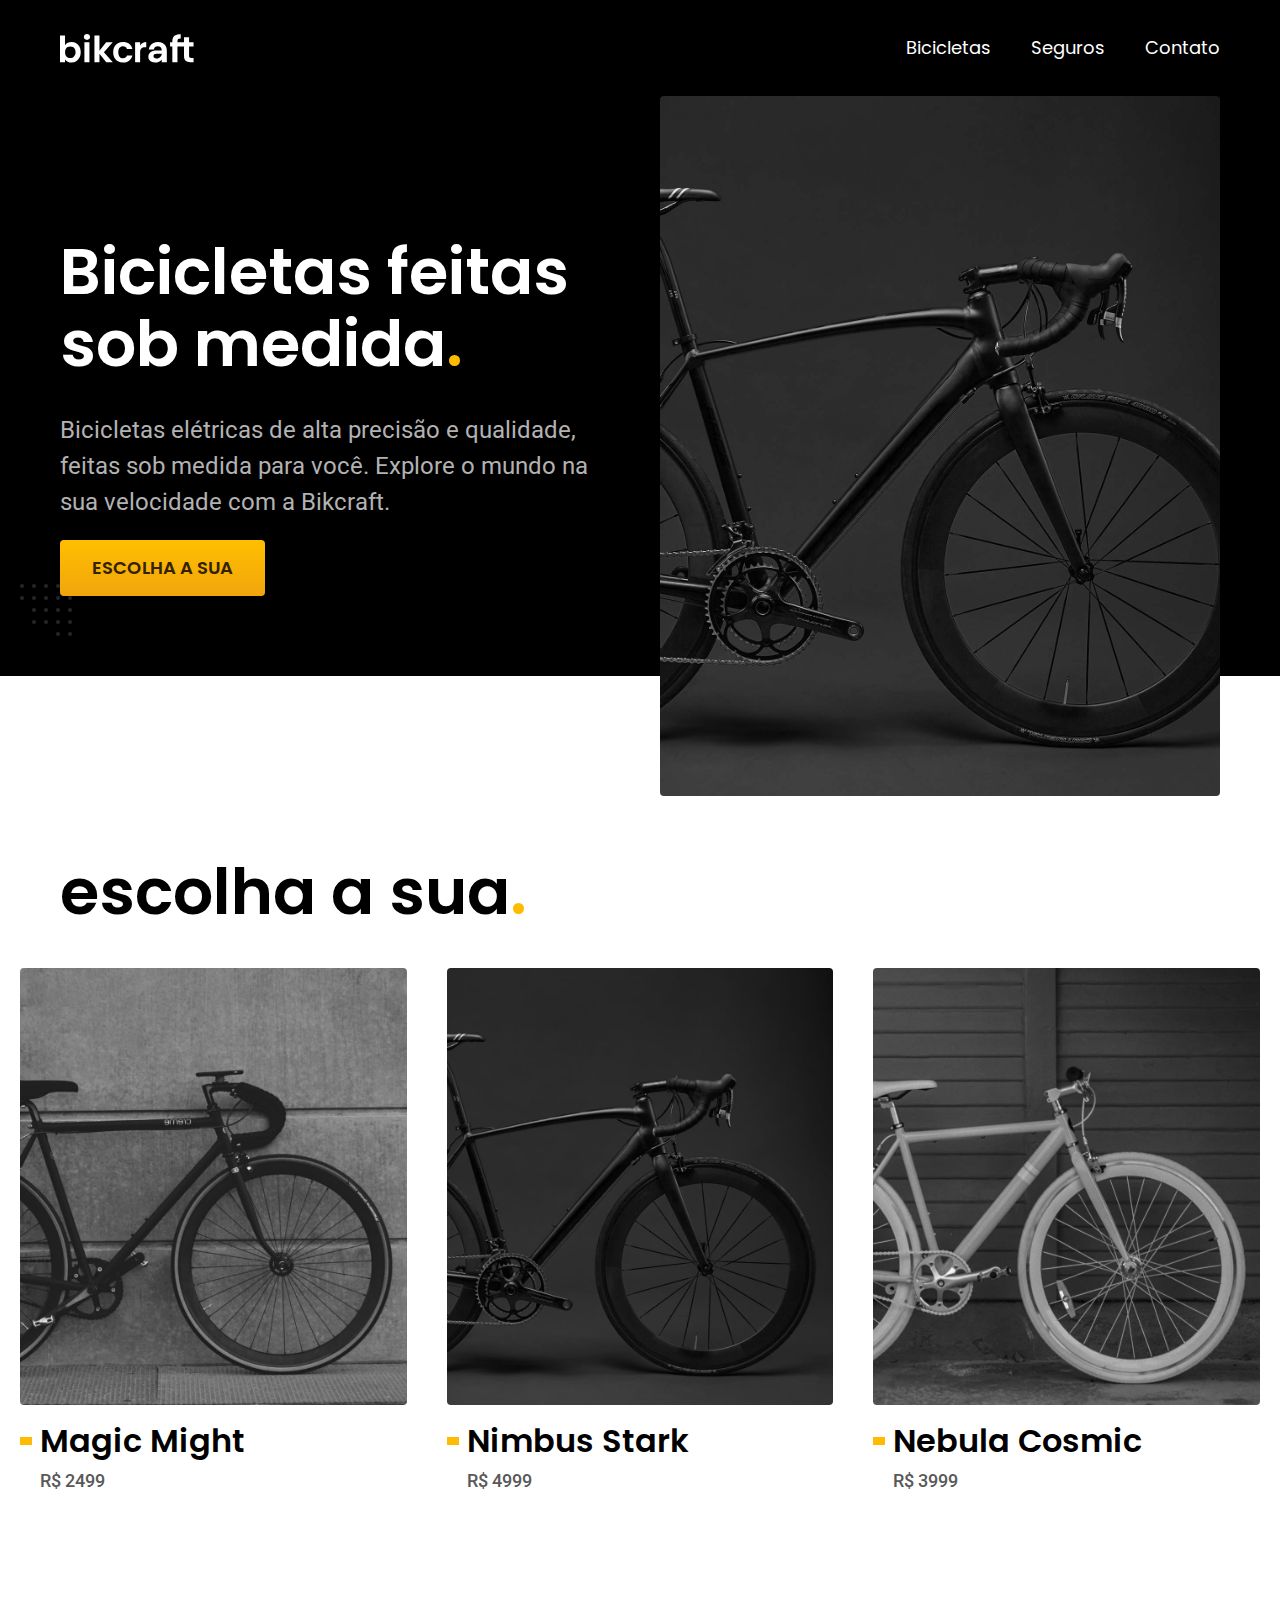
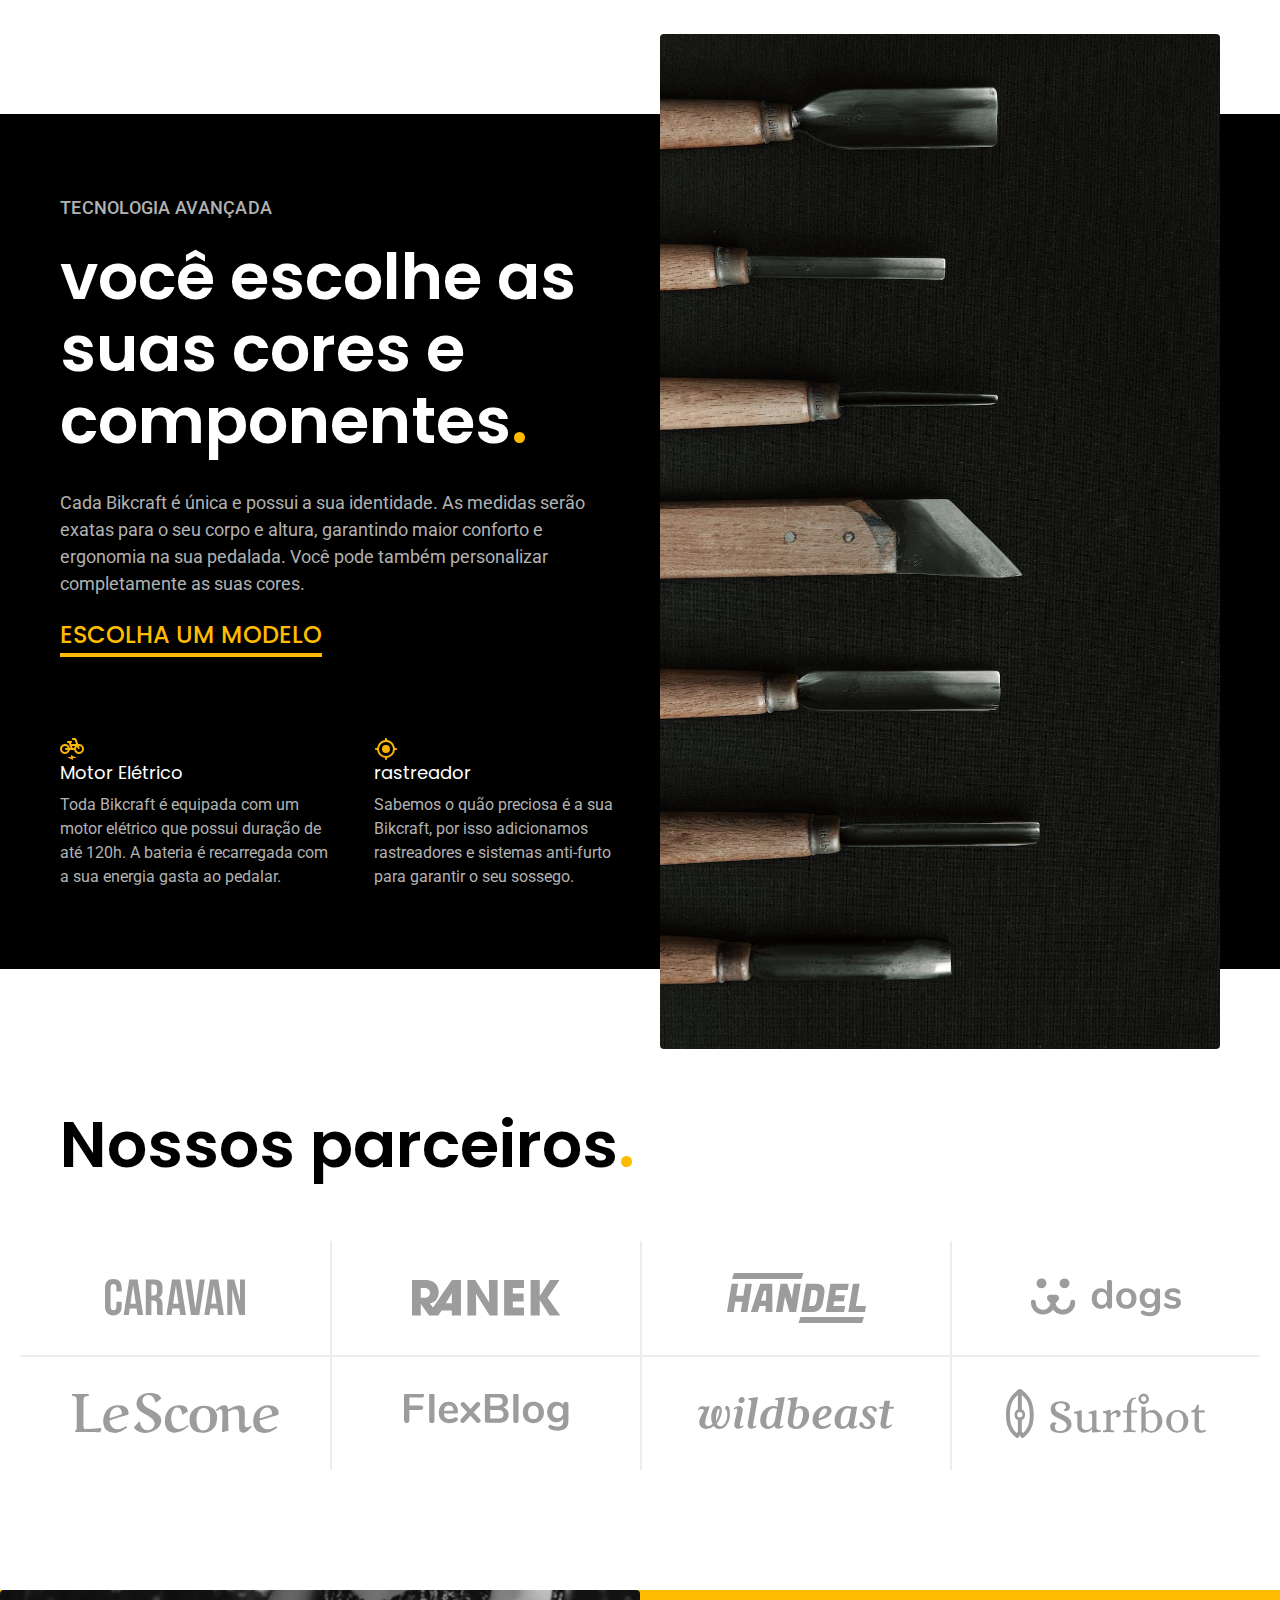
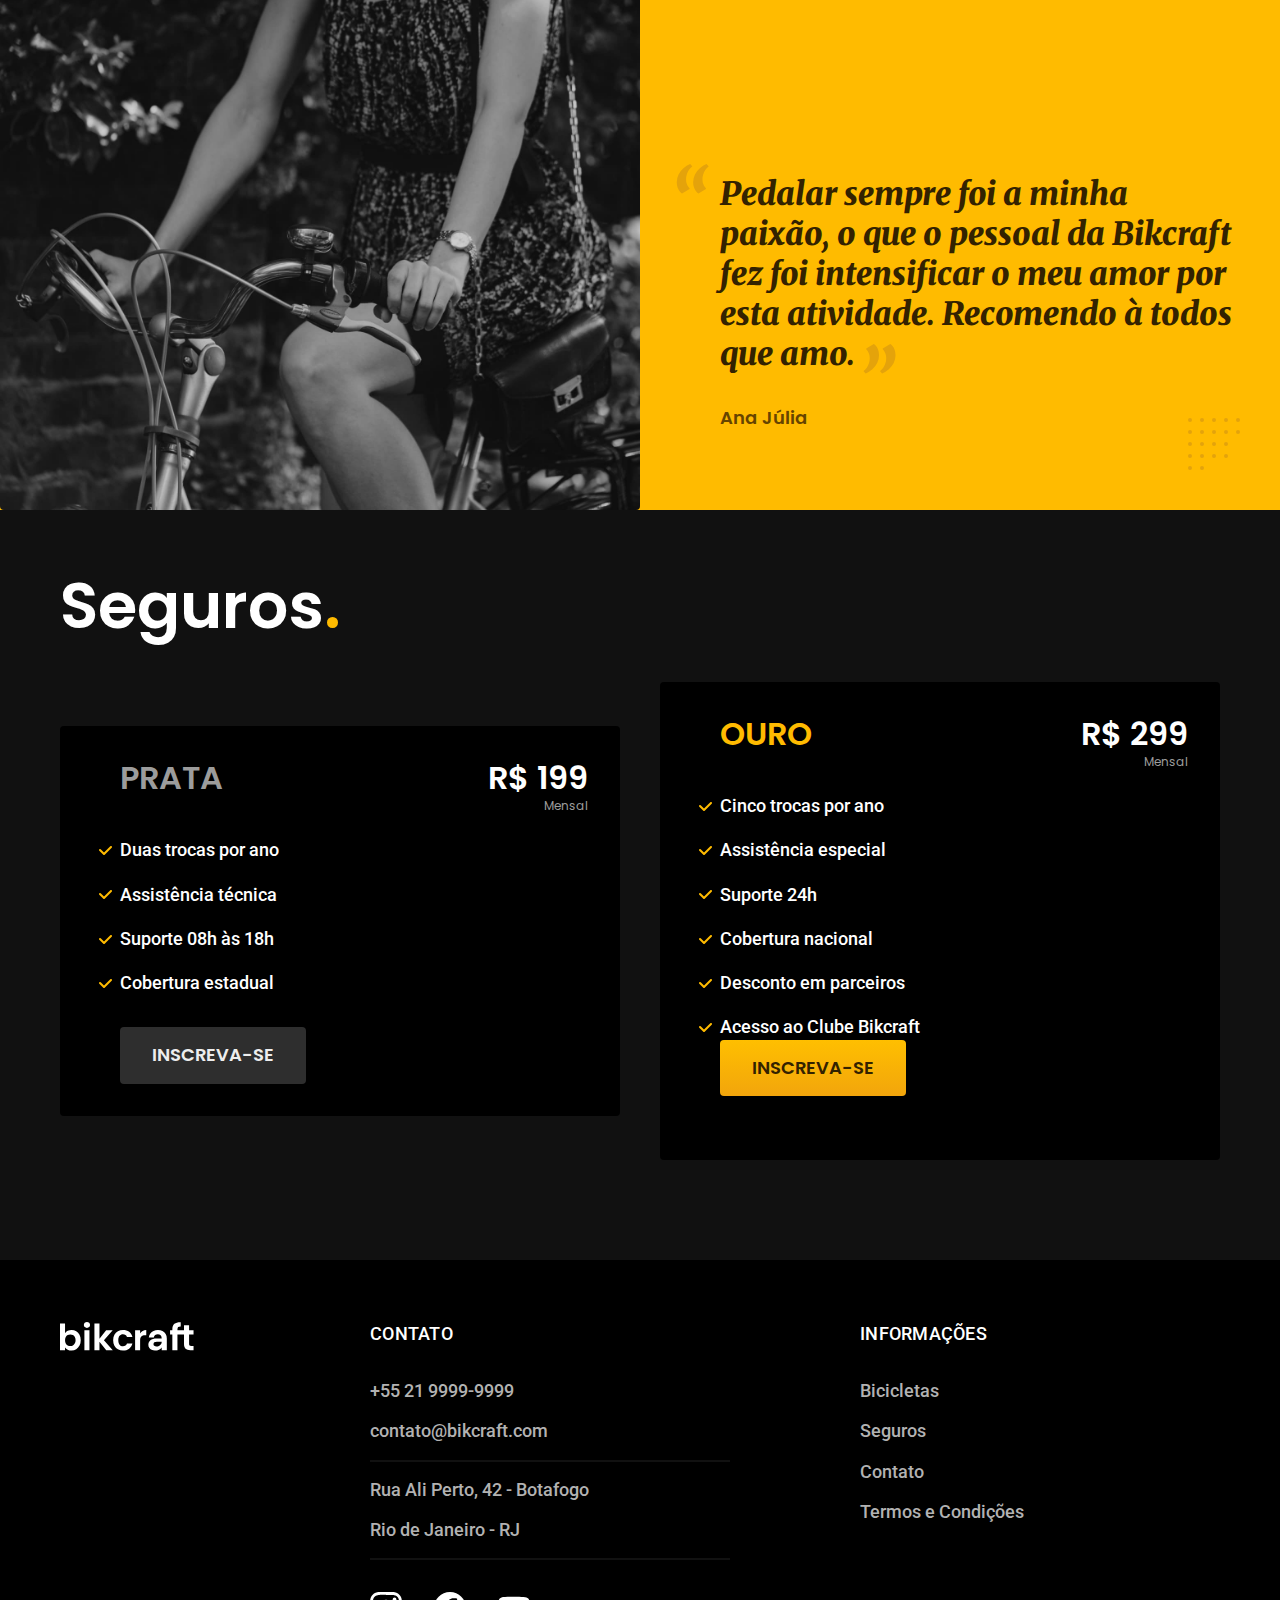
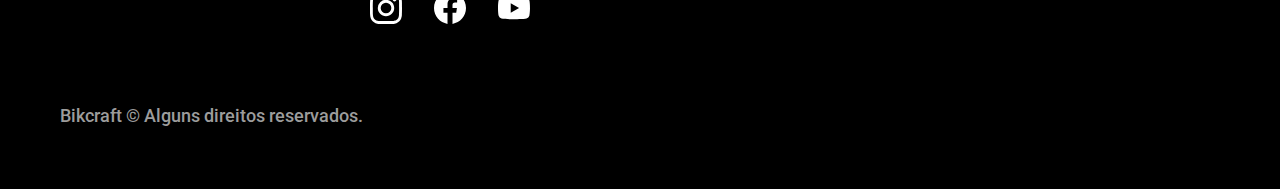
<file: index.html>
<!DOCTYPE html>
<html lang="pt-br">

<head>
  <meta charset="UTF-8">
  <meta name="viewport" content="width=device-width, initial-scale=1.0">
  <meta name="description" content="Bicicletas elétricas de alta precisão e qualidade, feitas sob medida para você. Explore o mundo na sua velocidade com a Bikcraft.">
  <link rel="stylesheet" href="./css/style.min.css">
  <link rel="icon" href="./favicon.svg" type="image/svg+xml">
  <link rel="preload" href="./css/style.min.css" as="style">
  <link rel="preconnect" href="https://fonts.googleapis.com">
  <link rel="preconnect" href="https://fonts.gstatic.com" crossorigin>
  <link href="https://fonts.googleapis.com/css2?family=Poppins:wght@400;600&family=Roboto:wght@400;500&display=swap" rel="stylesheet">
  <link href="https://fonts.googleapis.com/css2?family=Merriweather:ital,wght@1,900&display=swap" rel="stylesheet">
  <title>Bickcraft - Bicicletas Elétricas</title>

  <script>
    document.documentElement.classList.add('js')
  </script>
</head>

<body>
  <header class="header-bg">
    <div class="header container">
      <a href="./">
        <img src="./img/bikcraft.svg" width="136" height="32" alt="bikcraft">
      </a>

      <nav aria-label="primaria">
        <ul class="header-menu font-1-m cor-0">
          <li><a href="./bicicletas.html">Bicicletas</a></li>
          <li><a href="./seguros.html">Seguros</a></li>
          <li><a href="./contato.html">Contato</a></li>
        </ul>
      </nav>
    </div>
  </header>

  <main class="introducao-bg">
    <div class="introducao container">
      <div class="introducao-conteudo">
        <h1 class="font-1-xxl cor-0 fadeInDown" data-anime="200">Bicicletas feitas sob medida<span class="cor-p1">.</span></h1>
        <p class="font-2-l cor-5 fadeInDown" data-anime="400">Bicicletas elétricas de alta precisão e qualidade, feitas sob medida para você. Explore o mundo na sua velocidade com a Bikcraft.</p>
        <a class="botao fadeInDown" data-anime="600" href="./bicicletas.html">Escolha a sua</a>
      </div>

      <picture data-anime="800" class="fadeInDown">
        <source media="(max-width: 800px)" src="./img/bicicletas/nimbus.jpg">
        <img src="./img/fotos/introducao.jpg" width="1280" height="1600" alt="Bicicleta elétrica preta.">
      </picture>
    </div>
  </main>

  <article class="bicicletas-lista">
    <h2 class="font-1-xxl container">escolha a sua<span class="cor-p1">.</span></h2>

    <ul>
      <li>
        <a href="./bicicletas/magic.html">
          <img src="./img/bicicletas/magic-home.jpg" width="920" height="1040" alt="Bicicleta cinza">
          <h3 class="font-1-xl">Magic Might</h3>
          <span class="font-2-m cor-8">R$ 2499</span>
        </a>
      </li>

      <li>
        <a href="./bicicletas/nimbus.html">
          <img src="./img/bicicletas/nimbus-home.jpg" width="920" height="1040" alt="Bicicleta preta">
          <h3 class="font-1-xl">Nimbus Stark</h3>
          <span class="font-2-m cor-8">R$ 4999</span>
        </a>
      </li>

      <li>
        <a href="./bicicletas/nebula.html">
          <img src="./img/bicicletas/nebula-home.jpg" width="920" height="1040" alt="Bicicleta branca">
          <h3 class="font-1-xl">Nebula Cosmic</h3>
          <span class="font-2-m cor-8">R$ 3999</span>
        </a>
      </li>
    </ul>
  </article>

  <article class="tecnologia-bg">
    <div class="tecnologia container">
      <div class="tecnologia-conteudo">
        <span class="font-2-l-b cor-5">tecnologia avançada</span>
        <h2 class="font-1-xxl cor-0">você escolhe as suas cores e componentes<span class="cor-p1">.</span></h2>
        <p class="font-2-l cor-5">Cada Bikcraft é única e possui a sua identidade. As medidas serão exatas para o seu corpo e altura, garantindo maior conforto e ergonomia na sua pedalada. Você pode também personalizar completamente as suas cores.</p>
        <a class="link" href="./bicicletas.html">Escolha um modelo</a>
        <div class="tecnologia-vantagens">
          <div>
            <img src="./img/icones/eletrica.svg" width="24" height="24" alt="">
            <h3 class="font-1-m cor-0">Motor Elétrico</h3>
            <p class="font-2-s cor-5">
              Toda Bikcraft é equipada com um motor elétrico que possui duração de até 120h. A bateria é recarregada com a sua energia gasta ao pedalar.
            </p>
          </div>
          <div>
            <img src="./img/icones/rastreador.svg" width="24" height="24" alt="">
            <h3 class="font-1-m cor-0">rastreador</h3>
            <p class="font-2-s cor-5">
              Sabemos o quão preciosa é a sua Bikcraft, por isso adicionamos rastreadores e sistemas anti-furto para garantir o seu sossego.
            </p>
          </div>
        </div>
      </div>

      <div class="tecnologia-imagem">
        <img src="./img/fotos/tecnologia.jpg" width="1200" height="1920" alt="">
      </div>
    </div>
  </article>

  <section class="parceiros" aria-label="Nossos Parceiros">
    <h2 class="font-1-xxl container">Nossos parceiros<span class="cor-p1">.</span></h2>
    <ul>
      <li><img src="./img/parceiros/caravan.svg" width="140" height="38" alt="caravan"></li>
      <li><img src="./img/parceiros/ranek.svg" width="149" height="36" alt="ranek"></li>
      <li><img src="./img/parceiros/handel.svg" width="139" height="50" alt="handel"></li>
      <li><img src="./img/parceiros/dogs.svg" width="152" height="39" alt="dogs"></li>
      <li><img src="./img/parceiros/lescone.svg" width="208" height="41" alt="lescone"></li>
      <li><img src="./img/parceiros/flexblog.svg" width="165" height="38" alt="flexblog"></li>
      <li><img src="./img/parceiros/wildbeast.svg" width="196" height="34" alt="wildbeast"></li>
      <li><img src="./img/parceiros/surfbot.svg" width="200" height="49" alt="surfbot"></li>
    </ul>
  </section>

  <section class="depoimento" aria-label="Depoimento">
    <div>
      <img src="./img/fotos/depoimento.jpg" width="1560" height="1360" alt="Pessoa pedalando uma Bicicleta Bikcraft">
    </div>

    <div class="depoimento-conteudo">
      <blockquote class="font-1-xl cor-p5">
        <p>
          Pedalar sempre foi a minha paixão, o que o pessoal da Bikcraft fez foi intensificar o meu amor por esta atividade. Recomendo à todos que amo.
        </p>
      </blockquote>
      <span class="font-1-m-b cor-p4">Ana Júlia</span>
    </div>
  </section>

  <article class="seguros-bg">
    <div class="seguros container">
      <h2 class="font-1-xxl cor-0">Seguros<span class="cor-p1">.</span></h2>

      <div class="seguros-item">
        <h3 class="font-1-xl cor-6">PRATA</h3>
        <span class="font-1-xl cor-0">R$ 199
          <span class="font-1-xs cor-6">Mensal</span>
        </span>
        <ul class="font-2-m cor-0">
          <li>Duas trocas por ano</li>
          <li>Assistência técnica</li>
          <li>Suporte 08h às 18h</li>
          <li>Cobertura estadual</li>
        </ul>
        <a class="botao secundario" href="./orcamento.html">Inscreva-se</a>
      </div>
      <div class="seguros-item">
        <h3 class="font-1-xl cor-p1">OURO</h3>
        <span class="font-1-xl cor-0">R$ 299
          <span class="font-1-xs cor-6">Mensal</span>
        </span>
        <ul class="font-2-m cor-0">
          <li>Cinco trocas por ano</li>
          <li>Assistência especial</li>
          <li>Suporte 24h</li>
          <li>Cobertura nacional</li>
          <li>Desconto em parceiros</li>
          <li>Acesso ao Clube Bikcraft</li>
          <a class="botao" href="./orcamento.html">Inscreva-se</a>
      </div>
      <div>
      </div>
    </div>
  </article>

  <footer class="footer-bg">
    <div class="footer container">
      <img src="./img/bikcraft.svg" width="136" height="32" alt="Bikcraft">
      <div class="footer-contato">
        <h3 class="font-2-l-b cor-0">Contato</h3>
        <ul class="font-2-m cor-5">
          <li><a href="tel:+552199999999">+55 21 9999-9999</a></li>
          <li><a href="mailto:contato@bikcraft.com">contato@bikcraft.com</a></li>
          <li>Rua Ali Perto, 42 - Botafogo</li>
          <li>Rio de Janeiro - RJ</li>
        </ul>
        <div class="footer-redes">
          <a href="./"><img src="./img/redes/instagram.svg" width="32" height="32" alt="instagram"></a>
          <a href="./"><img src="./img/redes/facebook.svg" width="32" height="32" alt="facebook"></a>
          <a href="./"><img src="./img/redes/youtube.svg" width="32" height="32" alt="youtube"></a>

        </div>
      </div>

      <div class="footer-informacoes">
        <h3 class="font-2-l-b cor-0">Informações</h3>
        <nav>
          <ul class="font-2-m cor-5">
            <li><a href="./bicicletas.html">Bicicletas</a></li>
            <li><a href="./seguros.html">Seguros</a></li>
            <li><a href="./contato.html">Contato</a></li>
            <li><a href="./termos.html">Termos e Condições</a></li>
          </ul>
        </nav>

      </div>
      <p class="footer-copy font-2-m cor-6">Bikcraft © Alguns direitos reservados.</p>
    </div>
  </footer>
  <script src="./js/plugins/simple-anime.js"></script>
  <script src="./js/script.js"></script>
</body>

</html>
</file>
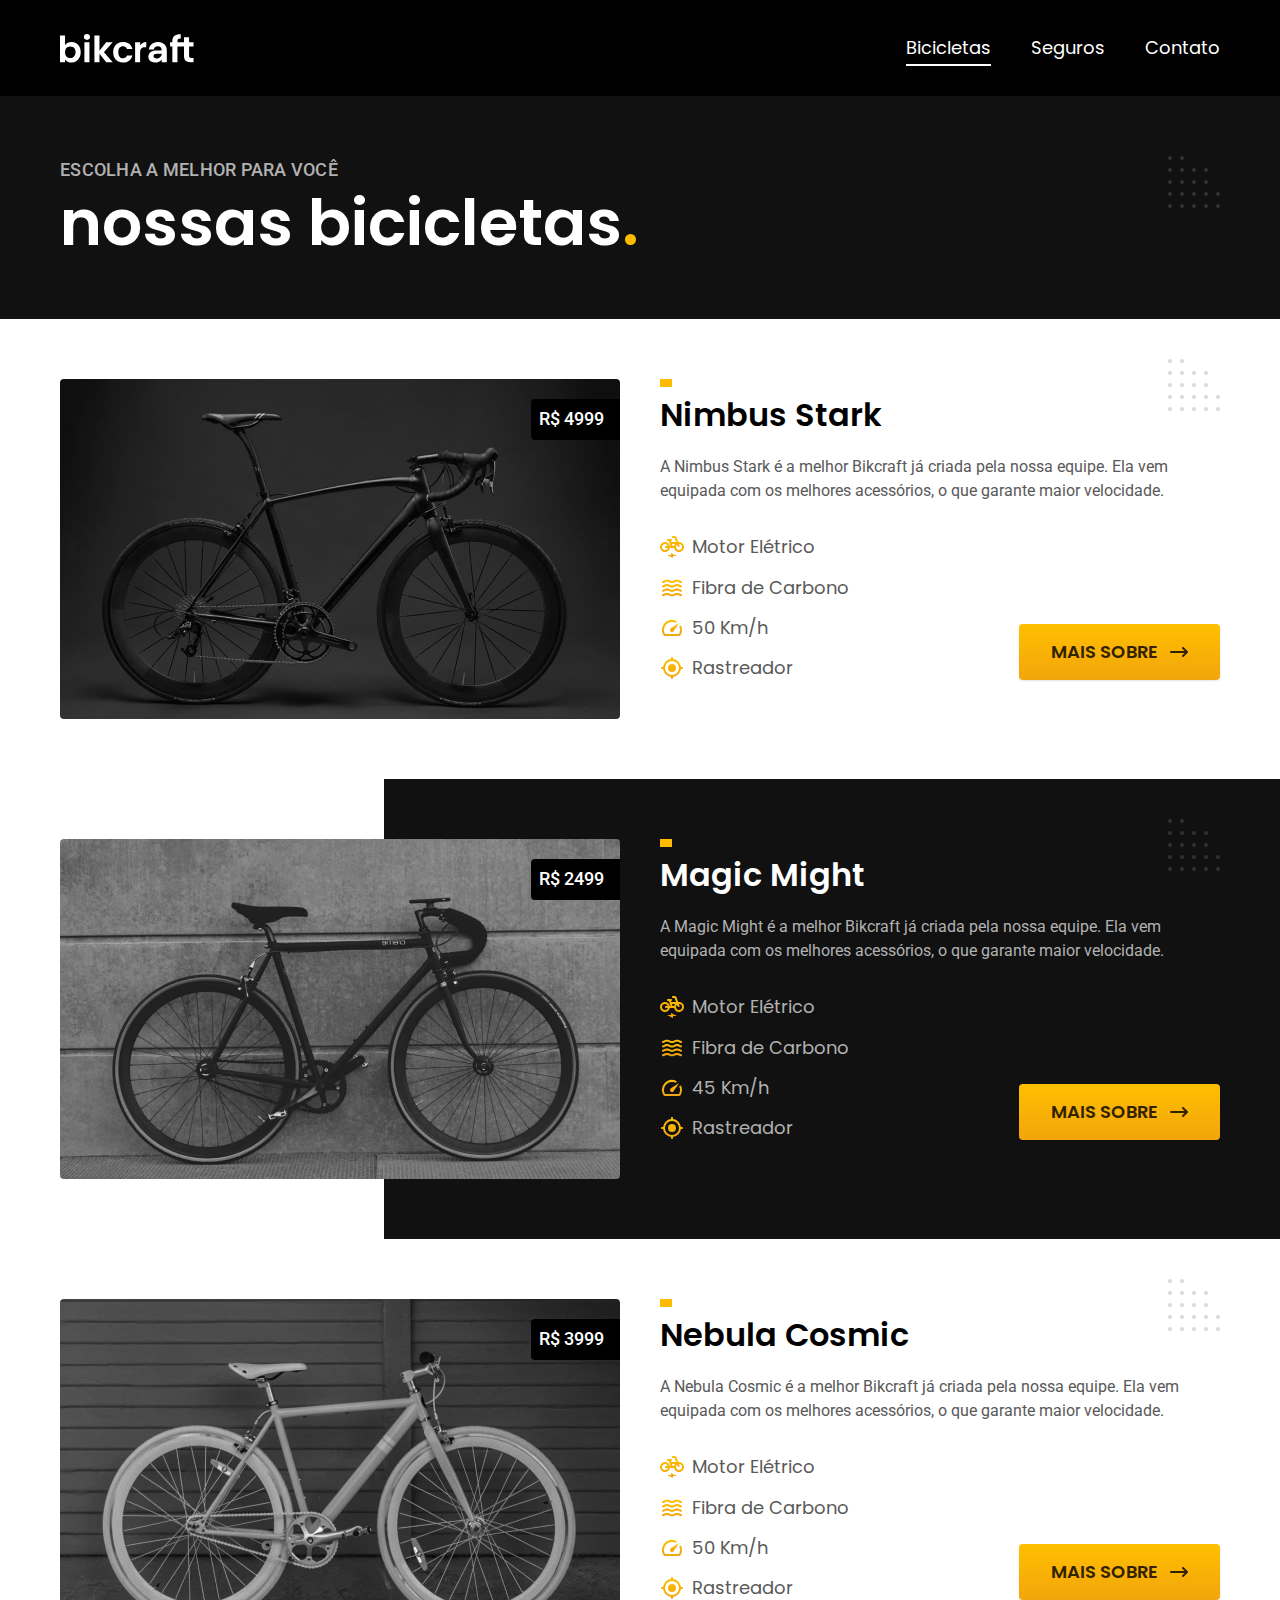
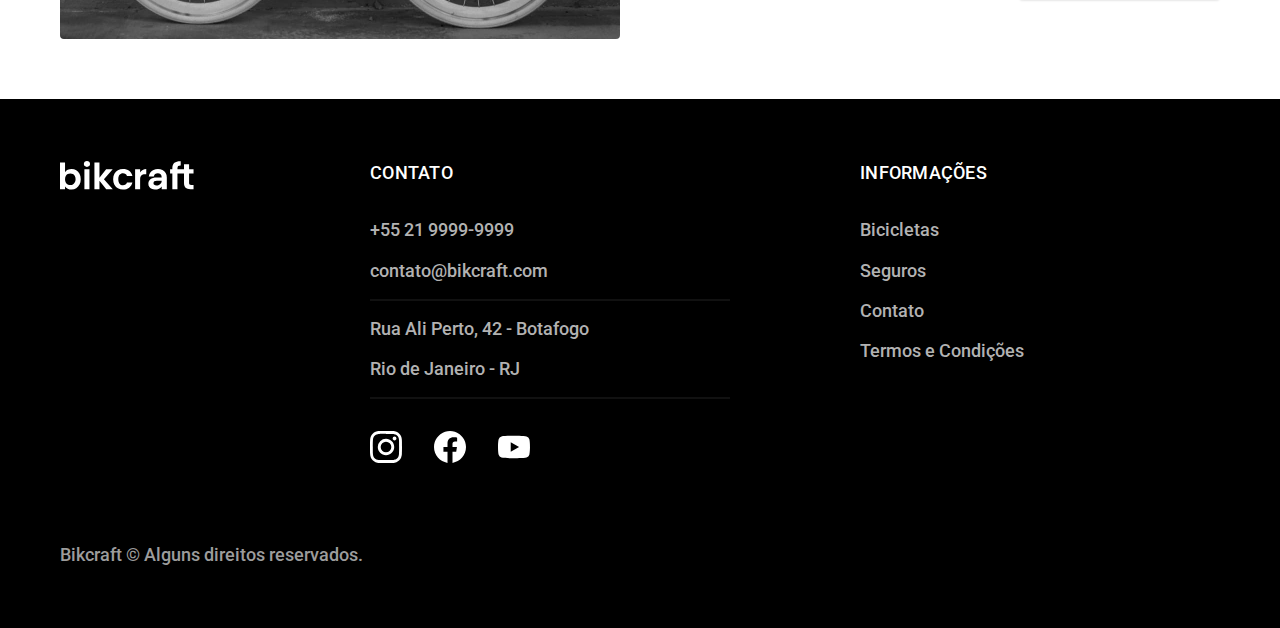
<file: bicicletas.html>
<!DOCTYPE html>
<html lang="pt-br">

<head>
  <meta charset="UTF-8">
  <meta name="viewport" content="width=device-width, initial-scale=1.0">
  <meta name="description" content="Termos e Condições.">
  <link rel="stylesheet" href="./css/style.min.css">
  <link rel="icon" href="./favicon.svg" type="image/svg+xml">
  <link rel="preload" href="./css/style.min.css" as="style">
  <link rel="preconnect" href="https://fonts.googleapis.com">
  <link rel="preconnect" href="https://fonts.gstatic.com" crossorigin>
  <link href="https://fonts.googleapis.com/css2?family=Poppins:wght@400;600&family=Roboto:wght@400;500&display=swap" rel="stylesheet">
  <link href="https://fonts.googleapis.com/css2?family=Merriweather:ital,wght@1,900&display=swap" rel="stylesheet">
  <title>Bicicletas | Bickcraft</title>

  <script>
    document.documentElement.classList.add('js')
  </script>
</head>

<body id="bicicletas">
  <header class="header-bg">
    <div class="header container">
      <a href="./">
        <img src="./img/bikcraft.svg" width="136" height="32" alt="bikcraft">
      </a>

      <nav aria-label="primaria">
        <ul class="header-menu font-1-m cor-0">
          <li><a href="./bicicletas.html">Bicicletas</a></li>
          <li><a href="./seguros.html">Seguros</a></li>
          <li><a href="./contato.html">Contato</a></li>
        </ul>
      </nav>
    </div>
  </header>

  <main>
    <div class="titulo-bg">
      <div class="titulo container">
        <p class="font-2-l-b cor-5">Escolha a melhor para você</p>
        <h1 class="font-1-xxl cor-0">nossas bicicletas<span class="cor-p1">.</span></h1>
      </div>
    </div>

    <div class="bicicletas container">
      <div class="bicicletas-imagem">
        <img src="./img/bicicletas/nimbus.jpg" width="1120" height="680" alt="bicicleta preta">
        <span class="font-2-m cor-0">R$ 4999</span>
      </div>
      <div class="bicicletas-conteudo">
        <h2 class="font-1-xl">Nimbus Stark</h2>
        <p class="font-2-s cor-8">A Nimbus Stark é a melhor Bikcraft já criada pela nossa equipe. Ela vem equipada com os melhores acessórios, o que garante maior velocidade.</p>
        <ul class="font-1-m cor-8">
          <li><img src="./img/icones/eletrica.svg" width="24" height="24" alt="">Motor Elétrico</li>
          <li><img src="./img/icones/carbono.svg" width="24" height="24" alt="">Fibra de Carbono</li>
          <li><img src="./img/icones/velocidade.svg" width="24" height="24" alt="">50 Km/h</li>
          <li><img src="./img/icones/rastreador.svg" width="24" height="24" alt="">Rastreador</li>
        </ul>
        <a href="./bicicletas/nimbus.html" class="botao seta">Mais sobre</a>
      </div>
    </div>

    <div class="bicicletas-bg">
      <div class="bicicletas container">
        <div class="bicicletas-imagem">
          <img src="./img/bicicletas/magic.jpg" width="1120" height="680" alt="bicicleta preta">
          <span class="font-2-m cor-0">R$ 2499</span>
        </div>
        <div class="bicicletas-conteudo">
          <h2 class="font-1-xl cor-0">Magic Might</h2>
          <p class="font-2-s cor-5">A Magic Might é a melhor Bikcraft já criada pela nossa equipe. Ela vem equipada com os melhores acessórios, o que garante maior velocidade.</p>
          <ul class="font-1-m cor-5">
            <li><img src="./img/icones/eletrica.svg" width="24" height="24" alt="">Motor Elétrico</li>
            <li><img src="./img/icones/carbono.svg" width="24" height="24" alt="">Fibra de Carbono</li>
            <li><img src="./img/icones/velocidade.svg" width="24" height="24" alt="">45 Km/h</li>
            <li><img src="./img/icones/rastreador.svg" width="24" height="24" alt="">Rastreador</li>
          </ul>
          <a href="./bicicletas/magic.html" class="botao seta">Mais sobre</a>
        </div>
      </div>
    </div>

    <div class="bicicletas container">
      <div class="bicicletas-imagem">
        <img src="./img/bicicletas/nebula.jpg" width="1120" height="680" alt="bicicleta preta">
        <span class="font-2-m cor-0">R$ 3999</span>
      </div>
      <div class="bicicletas-conteudo">
        <h2 class="font-1-xl">Nebula Cosmic</h2>
        <p class="font-2-s cor-8">A Nebula Cosmic é a melhor Bikcraft já criada pela nossa equipe. Ela vem equipada com os melhores acessórios, o que garante maior velocidade.</p>
        <ul class="font-1-m cor-8">
          <li><img src="./img/icones/eletrica.svg" width="24" height="24" alt="">Motor Elétrico</li>
          <li><img src="./img/icones/carbono.svg" width="24" height="24" alt="">Fibra de Carbono</li>
          <li><img src="./img/icones/velocidade.svg" width="24" height="24" alt="">50 Km/h</li>
          <li><img src="./img/icones/rastreador.svg" width="24" height="24" alt="">Rastreador</li>
        </ul>
        <a href="./bicicletas/nebula.html" class="botao seta">Mais sobre</a>
      </div>
    </div>

  </main>

  <footer class="footer-bg">
    <div class="footer container">
      <img src="./img/bikcraft.svg" width="136" height="32" alt="Bikcraft">
      <div class="footer-contato">
        <h3 class="font-2-l-b cor-0">Contato</h3>
        <ul class="font-2-m cor-5">
          <li><a href="tel:+552199999999">+55 21 9999-9999</a></li>
          <li><a href="mailto:contato@bikcraft.com">contato@bikcraft.com</a></li>
          <li>Rua Ali Perto, 42 - Botafogo</li>
          <li>Rio de Janeiro - RJ</li>
        </ul>
        <div class="footer-redes">
          <a href="./"><img src="./img/redes/instagram.svg" width="32" height="32" alt="instagram"></a>
          <a href="./"><img src="./img/redes/facebook.svg" width="32" height="32" alt="facebook"></a>
          <a href="./"><img src="./img/redes/youtube.svg" width="32" height="32" alt="youtube"></a>

        </div>
      </div>

      <div class="footer-informacoes">
        <h3 class="font-2-l-b cor-0">Informações</h3>
        <nav>
          <ul class="font-2-m cor-5">
            <li><a href="./bicicletas.html">Bicicletas</a></li>
            <li><a href="./seguros.html">Seguros</a></li>
            <li><a href="./contato.html">Contato</a></li>
            <li><a href="./termos.html">Termos e Condições</a></li>
          </ul>
        </nav>

      </div>
      <p class="footer-copy font-2-m cor-6">Bikcraft © Alguns direitos reservados.</p>
    </div>
  </footer>
  <script src="./js/script.js"></script>
</body>

</html>
</file>
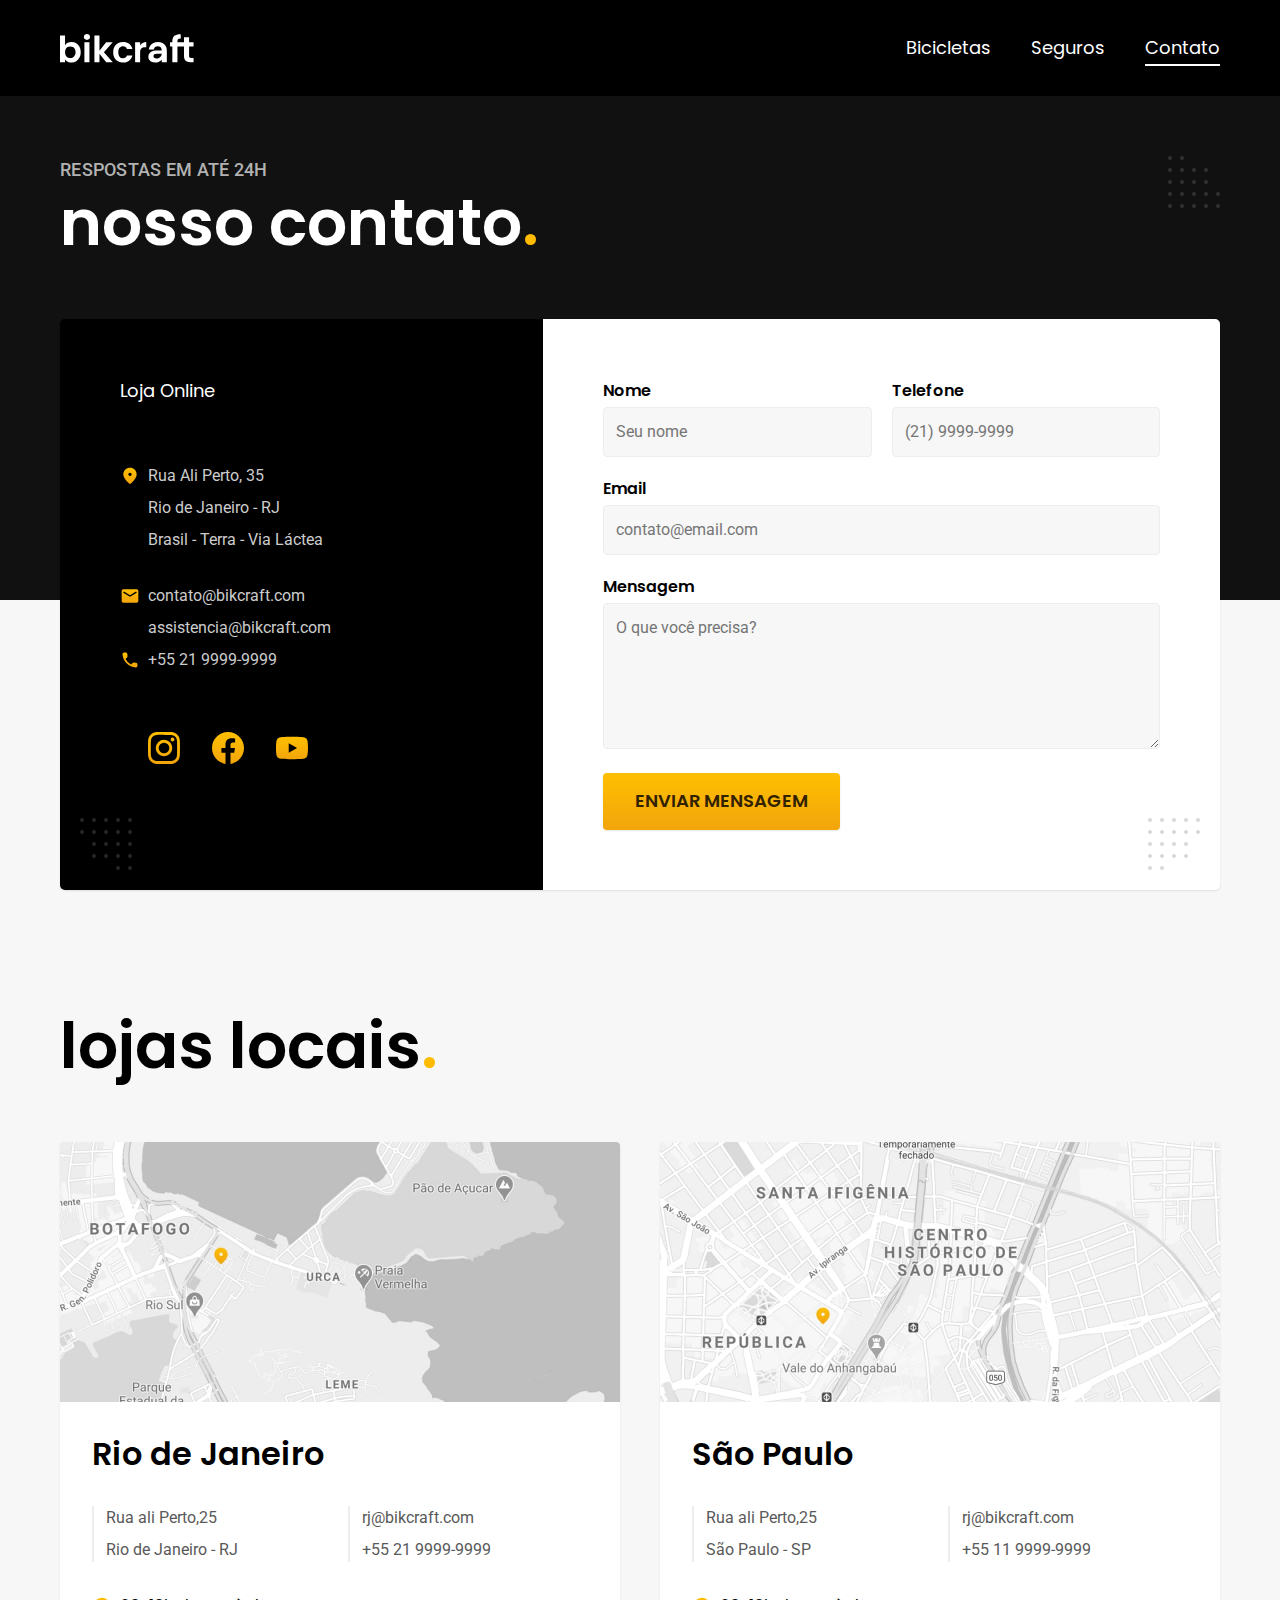
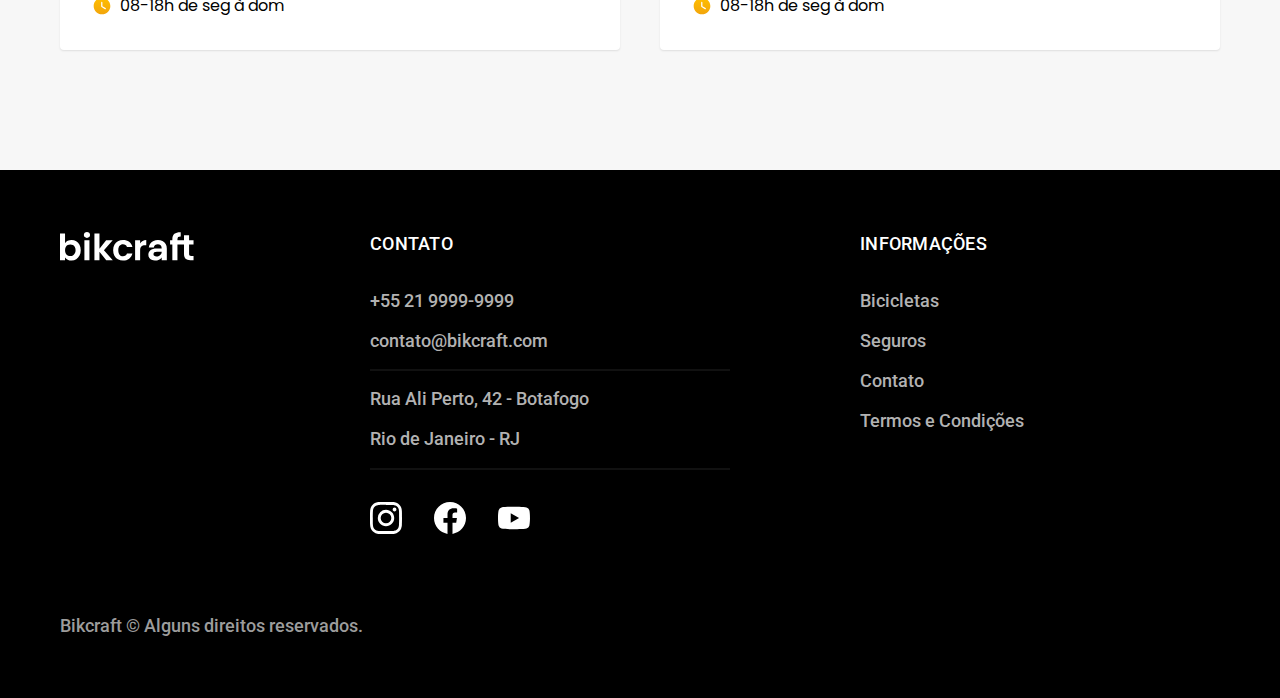
<file: contato.html>
<!DOCTYPE html>
<html lang="pt-br">

<head>
  <meta charset="UTF-8">
  <meta name="viewport" content="width=device-width, initial-scale=1.0">
  <meta name="description" content="Termos e Condições.">
  <link rel="stylesheet" href="./css/style.min.css">
  <link rel="icon" href="./favicon.svg" type="image/svg+xml">
  <link rel="preload" href="./css/style.min.css" as="style">
  <link rel="preconnect" href="https://fonts.googleapis.com">
  <link rel="preconnect" href="https://fonts.gstatic.com" crossorigin>
  <link href="https://fonts.googleapis.com/css2?family=Poppins:wght@400;600&family=Roboto:wght@400;500&display=swap" rel="stylesheet">
  <link href="https://fonts.googleapis.com/css2?family=Merriweather:ital,wght@1,900&display=swap" rel="stylesheet">
  <title>Contato | Bickcraft</title>

  <script>
    document.documentElement.classList.add('js')
  </script>
</head>

<body id="contato">
  <header class="header-bg">
    <div class="header container">
      <a href="./">
        <img src="./img/bikcraft.svg" alt="bikcraft">
      </a>

      <nav aria-label="primaria">
        <ul class="header-menu font-1-m cor-0">
          <li><a href="./bicicletas.html">Bicicletas</a></li>
          <li><a href="./seguros.html">Seguros</a></li>
          <li><a href="./contato.html">Contato</a></li>
        </ul>
      </nav>
    </div>
  </header>

  <main>
    <div class="titulo-bg">
      <div class="titulo container">
        <p class="font-2-l-b cor-5">RESPOSTAS EM ATÉ 24H</p>
        <h1 class="font-1-xxl cor-0">nosso contato<span class="cor-p1">.</span></h1>
      </div>
    </div>

    <div class="contato container">
      <section class="contato-dados" aria-label="Endereço">
        <h2 class="font-1-m cor-0">Loja Online</h2>
        <div class="contato-endereco font-2-s cor-4">
          <p>Rua Ali Perto, 35</p>
          <p>Rio de Janeiro - RJ</p>
          <p>Brasil - Terra - Via Láctea</p>
        </div>

        <address class="contato-meios font-2-s cor-4">
          <a href="mailto:contato@bikcraft.com">contato@bikcraft.com</a>
          <a href="mailto:assistencia@bikcraft.com">assistencia@bikcraft.com</a>
          <a href="tel:+55 21 9999-9999">+55 21 9999-9999</a>
        </address>

        <div class="contato-redes">
          <a href="./"><img src="./img/redes/instagram-p.svg" width="32" height="32" alt="Instagram"></a>
          <a href="./"><img src="./img/redes/facebook-p.svg" width="32" height="32" alt="Facebook"></a>
          <a href="./"><img src="./img/redes/youtube-p.svg" width="32" height="32" alt=""></a>
        </div>
      </section>

      <section class="contato-formulario" aria-label="Formulário">
        <form class="form" action="./contato.html">
          <div>
            <label for="nome">Nome</label>
            <input type="text" id="nome" name="nome" placeholder="Seu nome">
          </div>

          <div>
            <label for="telefone">Telefone</label>
            <input type="text" id="telefone" name="telefone" placeholder="(21) 9999-9999">
          </div>

          <div class="col-2">
            <label for="email">Email</label>
            <input type="email" id="email" name="email" placeholder="contato@email.com">
          </div>

          <div class="col-2">
            <label for="msg">Mensagem</label>
            <textarea type="text" id="msg" name="msg" placeholder="O que você precisa?" rows="5"></textarea>
          </div>
          <button class="botao">Enviar Mensagem</button>
        </form>

      </section>
    </div>

    <article class="lojas container">
      <h2 class="font-1-xxl ">lojas locais<span class="cor-p1">.</span></h2>
      <div class="lojas-item">
        <img src="./img/lojas/rj.jpg" width="1120" height="520" alt="">
        <div class="lojas-conteudo">
          <h3 class="font-1-xl">Rio de Janeiro</h3>
          <div class="lojas-dados font-2-s cor-8">
            <p>Rua ali Perto,25</p>
            <p>Rio de Janeiro - RJ</p>
          </div>
          <div class="lojas-dados font-2-s cor-8">
            <a href="mailto:rj@bikcraft.com">rj@bikcraft.com</a>
            <a href="tel:+55 21 9999-9999">+55 21 9999-9999</a>
          </div>
          <p class="lojas-tempo font-1-s"><img src="./img/icones/horario.svg" width="20" height="20" alt="">08-18h de seg à dom</p>
        </div>
      </div>
      <div class="lojas-item">
        <img src="./img/lojas/sp.jpg" width="1120" height="520" alt="">
        <div class="lojas-conteudo">
          <h3 class="font-1-xl">São Paulo</h3>
          <div class="lojas-dados font-2-s cor-8">
            <p>Rua ali Perto,25</p>
            <p>São Paulo - SP</p>
          </div>
          <div class="lojas-dados font-2-s cor-8">
            <a href="mailto:sp@bikcraft.com">rj@bikcraft.com</a>
            <a href="tel:+55 11 9999-9999">+55 11 9999-9999</a>
          </div>
          <p class="lojas-tempo font-1-s"><img src="./img/icones/horario.svg" width="20" height="20" alt=""> 08-18h de seg à dom</p>
        </div>
      </div>

    </article>

    <footer class="footer-bg">
      <div class="footer container">
        <img src="./img/bikcraft.svg" width="136" height="32" alt="Bikcraft">
        <div class="footer-contato">
          <h3 class="font-2-l-b cor-0">Contato</h3>
          <ul class="font-2-m cor-5">
            <li><a href="tel:+552199999999">+55 21 9999-9999</a></li>
            <li><a href="mailto:contato@bikcraft.com">contato@bikcraft.com</a></li>
            <li>Rua Ali Perto, 42 - Botafogo</li>
            <li>Rio de Janeiro - RJ</li>
          </ul>
          <div class="footer-redes">
            <a href="./"><img src="./img/redes/instagram.svg" width="32" height="32" alt="instagram"></a>
            <a href="./"><img src="./img/redes/facebook.svg" width="32" height="32" alt="facebook"></a>
            <a href="./"><img src="./img/redes/youtube.svg" width="32" height="32" alt="youtube"></a>

          </div>
        </div>

        <div class="footer-informacoes">
          <h3 class="font-2-l-b cor-0">Informações</h3>
          <nav>
            <ul class="font-2-m cor-5">
              <li><a href="./bicicletas.html">Bicicletas</a></li>
              <li><a href="./seguros.html">Seguros</a></li>
              <li><a href="./contato.html">Contato</a></li>
              <li><a href="./termos.html">Termos e Condições</a></li>
            </ul>
          </nav>

        </div>
        <p class="footer-copy font-2-m cor-6">Bikcraft © Alguns direitos reservados.</p>
      </div>
    </footer>
    <script src="./js/script.js"></script>
</body>

</html>
</file>
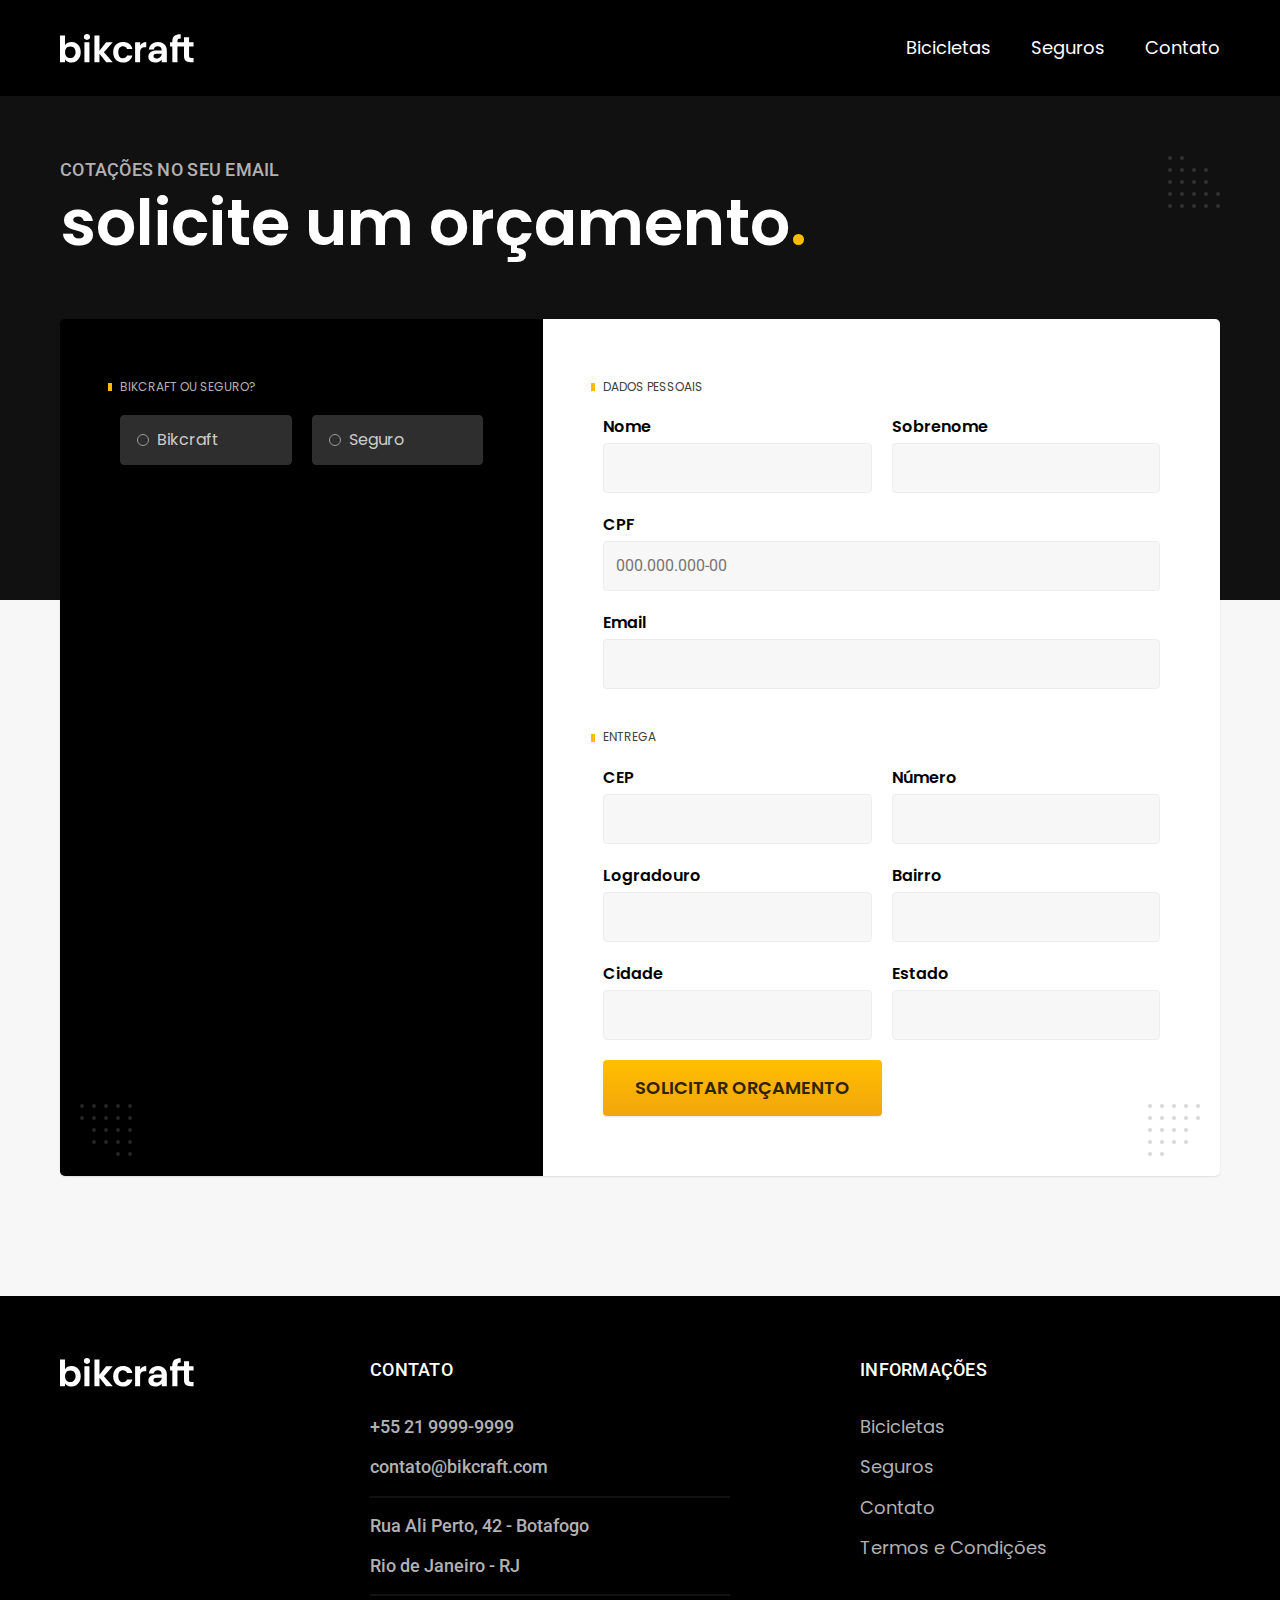
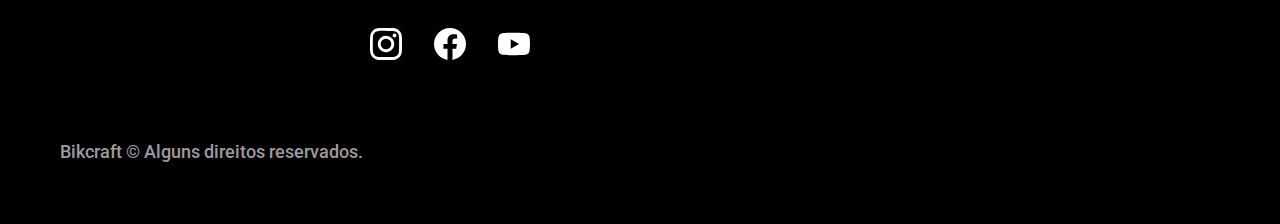
<file: orcamento.html>
<!DOCTYPE html>
<html lang="pt-br">

<head>
  <meta charset="UTF-8">
  <meta name="viewport" content="width=device-width, initial-scale=1.0">
  <link rel="preconnect" href="https://fonts.googleapis.com">
  <link rel="icon" href="./favicon.svg" type="image/svg+xml">
  <link rel="preconnect" href="https://fonts.gstatic.com" crossorigin>
  <link href="https://fonts.googleapis.com/css2?family=Poppins:wght@400;600&family=Roboto:wght@400;500&display=swap" rel="stylesheet">
  <link href="https://fonts.googleapis.com/css2?family=Merriweather:ital,wght@1,900&display=swap" rel="stylesheet">
  <title>Orçamento | Bikcraft</title>
  <meta name="description" content="Orçamento.">

  <link rel="stylesheet" href="./css/style.min.css">
  <link rel="preload" href="./css/style.min.css" as="style">

  <script>
    document.documentElement.classList.add('js')
  </script>
</head>

<body id="orcamento">
  <header class="header-bg">
    <div class="header container">
      <a href="./">
        <img src="./img/bikcraft.svg" alt="Bikcraft">
      </a>

      <nav aria-label="primaria">
        <ul class="header-menu font-1-m cor-0">
          <li><a href="./bicicletas.html">Bicicletas</a></li>
          <li><a href="./seguros.html">Seguros</a></li>
          <li><a href="./contato.html">Contato</a></li>
        </ul>
      </nav>
    </div>
  </header>

  <main>
    <div class="titulo-bg">
      <div class="titulo container">
        <p class="font-2-l-b cor-5">Cotações no seu email</p>
        <h1 class="font-1-xxl cor-0">solicite um orçamento<span class="cor-p1">.</span></h1>
      </div>
    </div>

    <form class="orcamento container" action="./orcamento.html">
      <div class="orcamento-produto">
        <h2 class="font-1-xs cor-5">Bikcraft ou Seguro?</h2>

        <input type="radio" name="tipo" value="bikcraft" id="bikcraft">
        <label for="bikcraft">Bikcraft</label>

        <input type="radio" name="tipo" value="seguro" id="seguro">
        <label for="seguro">Seguro</label>

        <div class="orcamento-conteudo" id="orcamento-bikcraft">
          <h2 class="font-1-xs cor-5">Escolha a sua</h2>

          <input type="radio" name="produto" value="nimbus" id="nimbus">
          <label for="nimbus">Nimbus Stark <span>R$ 4999</span></label>
          <div class="orcamento-detalhes">
            <ul class="font-1-xs cor-8">
              <li><img src="./img/icones/eletrica.svg" width="24" height="24" alt=""> Motor Elétrico</li>
              <li><img src="./img/icones/carbono.svg" width="24" height="24" alt=""> Fibra de Carbono</li>
              <li><img src="./img/icones/velocidade.svg" width="24" height="24" alt=""> 50 km/h</li>
              <li><img src="./img/icones/rastreador.svg" width="24" height="24" alt=""> Rastreador</li>
            </ul>
            <img src="./img/bicicletas/nimbus.jpg" width="1120" height="680" alt="Bicicleta preta">
          </div>

          <input type="radio" name="produto" value="magic" id="magic">
          <label for="magic">Magic Might <span>R$ 2499</span></label>
          <div class="orcamento-detalhes">
            <ul class="font-1-xs cor-8">
              <li><img src="./img/icones/eletrica.svg" width="24" height="24" alt=""> Motor Elétrico</li>
              <li><img src="./img/icones/carbono.svg" width="24" height="24" alt=""> Fibra de Carbono</li>
              <li><img src="./img/icones/velocidade.svg" width="24" height="24" alt=""> 45 km/h</li>
              <li><img src="./img/icones/rastreador.svg" width="24" height="24" alt=""> Rastreador</li>
            </ul>
            <img src="./img/bicicletas/magic.jpg" width="1120" height="680" alt="Bicicleta preta">
          </div>

          <input type="radio" name="produto" value="nebula" id="nebula">
          <label for="nebula">Nebula Cosmic <span>R$ 3999</span></label>
          <div class="orcamento-detalhes">
            <ul class="font-1-xs cor-8">
              <li><img src="./img/icones/eletrica.svg" width="24" height="24" alt=""> Motor Elétrico</li>
              <li><img src="./img/icones/carbono.svg" width="24" height="24" alt=""> Fibra de Carbono</li>
              <li><img src="./img/icones/velocidade.svg" width="24" height="24" alt=""> 40 km/h</li>
              <li><img src="./img/icones/rastreador.svg" width="24" height="24" alt=""> Rastreador</li>
            </ul>
            <img src="./img/bicicletas/nebula.jpg" width="1120" height="680" alt="Bicicleta branca">
          </div>

        </div>

        <div class="orcamento-conteudo" id="orcamento-seguro">
          <h2 class="font-1-xs cor-5">Escolha o plano</h2>

          <input type="radio" name="produto" value="prata" id="prata">
          <label for="prata">Prata <span>R$ 199</span></label>

          <input type="radio" name="produto" value="ouro" id="ouro">
          <label for="ouro">Ouro <span>R$ 299</span></label>
        </div>
      </div>
      <div class="orcamento-dados form">
        <h2 class="font-1-xs cor-9 col-2">dados pessoais</h2>
        <div>
          <label for="nome">Nome</label>
          <input type="text" id="nome" name="nome">
        </div>
        <div>
          <label for="sobrenome">Sobrenome</label>
          <input type="text" id="sobrenome" name="sobrenome">
        </div>
        <div class="col-2">
          <label for="cpf">CPF</label>
          <input type="text" id="cpf" name="cpf" placeholder="000.000.000-00">
        </div>
        <div class="col-2">
          <label for="email">Email</label>
          <input type="email" id="email" name="email">
        </div>
        <h2 class="font-1-xs cor-9 col-2">entrega</h2>
        <div>
          <label for="cep">CEP</label>
          <input type="text" id="cep" name="cep">
        </div>
        <div>
          <label for="numero">Número</label>
          <input type="text" id="numero" name="numero">
        </div>
        <div>
          <label for="logradouro">Logradouro</label>
          <input type="text" id="logradouro" name="logradouro">
        </div>
        <div>
          <label for="bairro">Bairro</label>
          <input type="text" id="bairro" name="bairro">
        </div>
        <div>
          <label for="cidade">Cidade</label>
          <input type="text" id="cidade" name="cidade">
        </div>
        <div>
          <label for="estado">Estado</label>
          <input type="text" id="estado" name="estado">
        </div>
        <button class="botao col-2">Solicitar Orçamento</button>
      </div>
    </form>
  </main>

  <footer class="footer-bg">
    <div class="footer container">
      <img src="./img/bikcraft.svg" width="136" height="32" alt="Bikcraft">
      <div class="footer-contato">
        <h3 class="font-2-l-b cor-0">Contato</h3>
        <ul class="font-2-m cor-5">
          <li><a href="tel:+552199999999">+55 21 9999-9999</a></li>
          <li><a href="mailto:contato@bikcraft.com">contato@bikcraft.com</a></li>
          <li>Rua Ali Perto, 42 - Botafogo</li>
          <li>Rio de Janeiro - RJ</li>
        </ul>
        <div class="footer-redes">
          <a href="./">
            <img src="./img/redes/instagram.svg" width="32" height="32" alt="Instagram">
          </a>
          <a href="./">
            <img src="./img/redes/facebook.svg" width="32" height="32" alt="Facebook">
          </a>
          <a href="./">
            <img src="./img/redes/youtube.svg" width="32" height="32" alt="Youtube">
          </a>
        </div>
      </div>
      <div class="footer-informacoes">
        <h3 class="font-2-l-b cor-0">Informações</h3>
        <nav>
          <ul class="font-1-m cor-5">
            <li><a href="./bicicletas.html">Bicicletas</a></li>
            <li><a href="./seguros.html">Seguros</a></li>
            <li><a href="./contato.html">Contato</a></li>
            <li><a href="./termos.html">Termos e Condições</a></li>
          </ul>
        </nav>
      </div>
      <p class="footer-copy font-2-m cor-6">Bikcraft © Alguns direitos reservados.</p>
    </div>
  </footer>
  <script src="./js/script.js"></script>
</body>

</html>
</file>
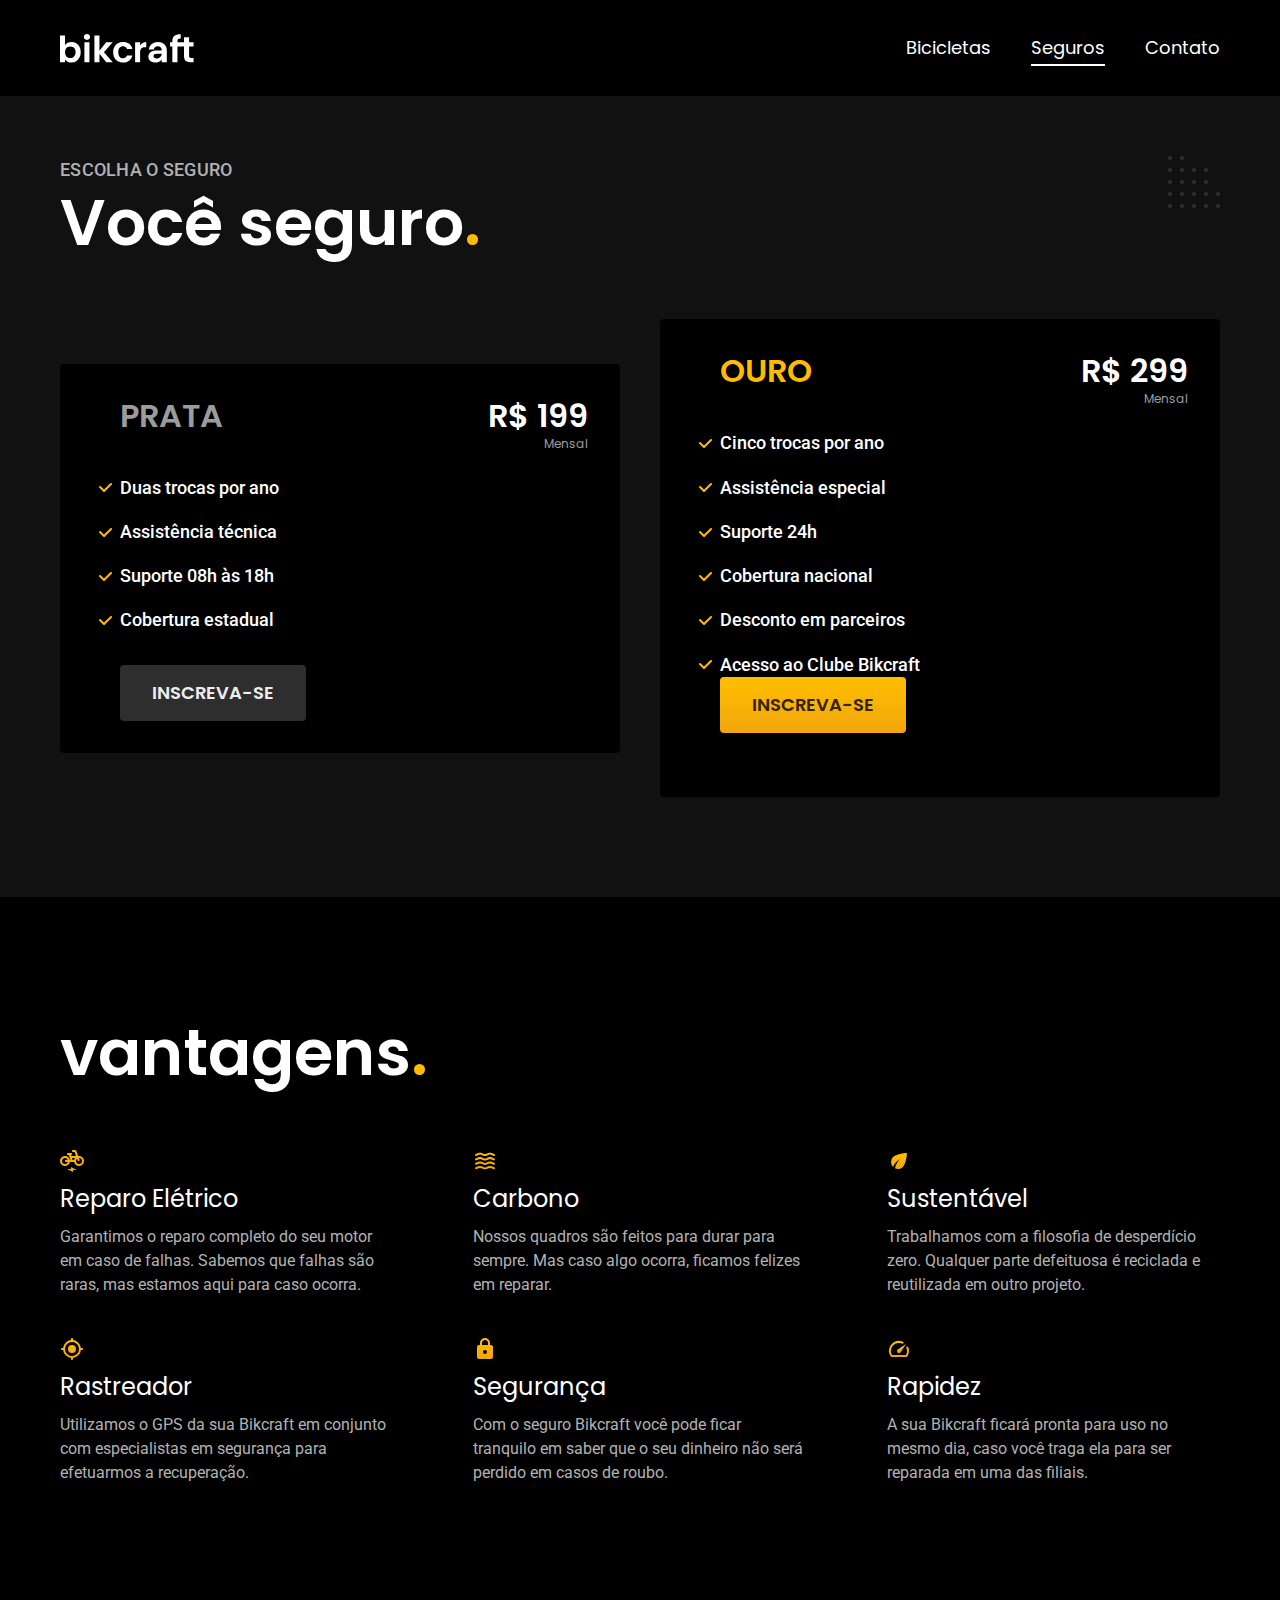
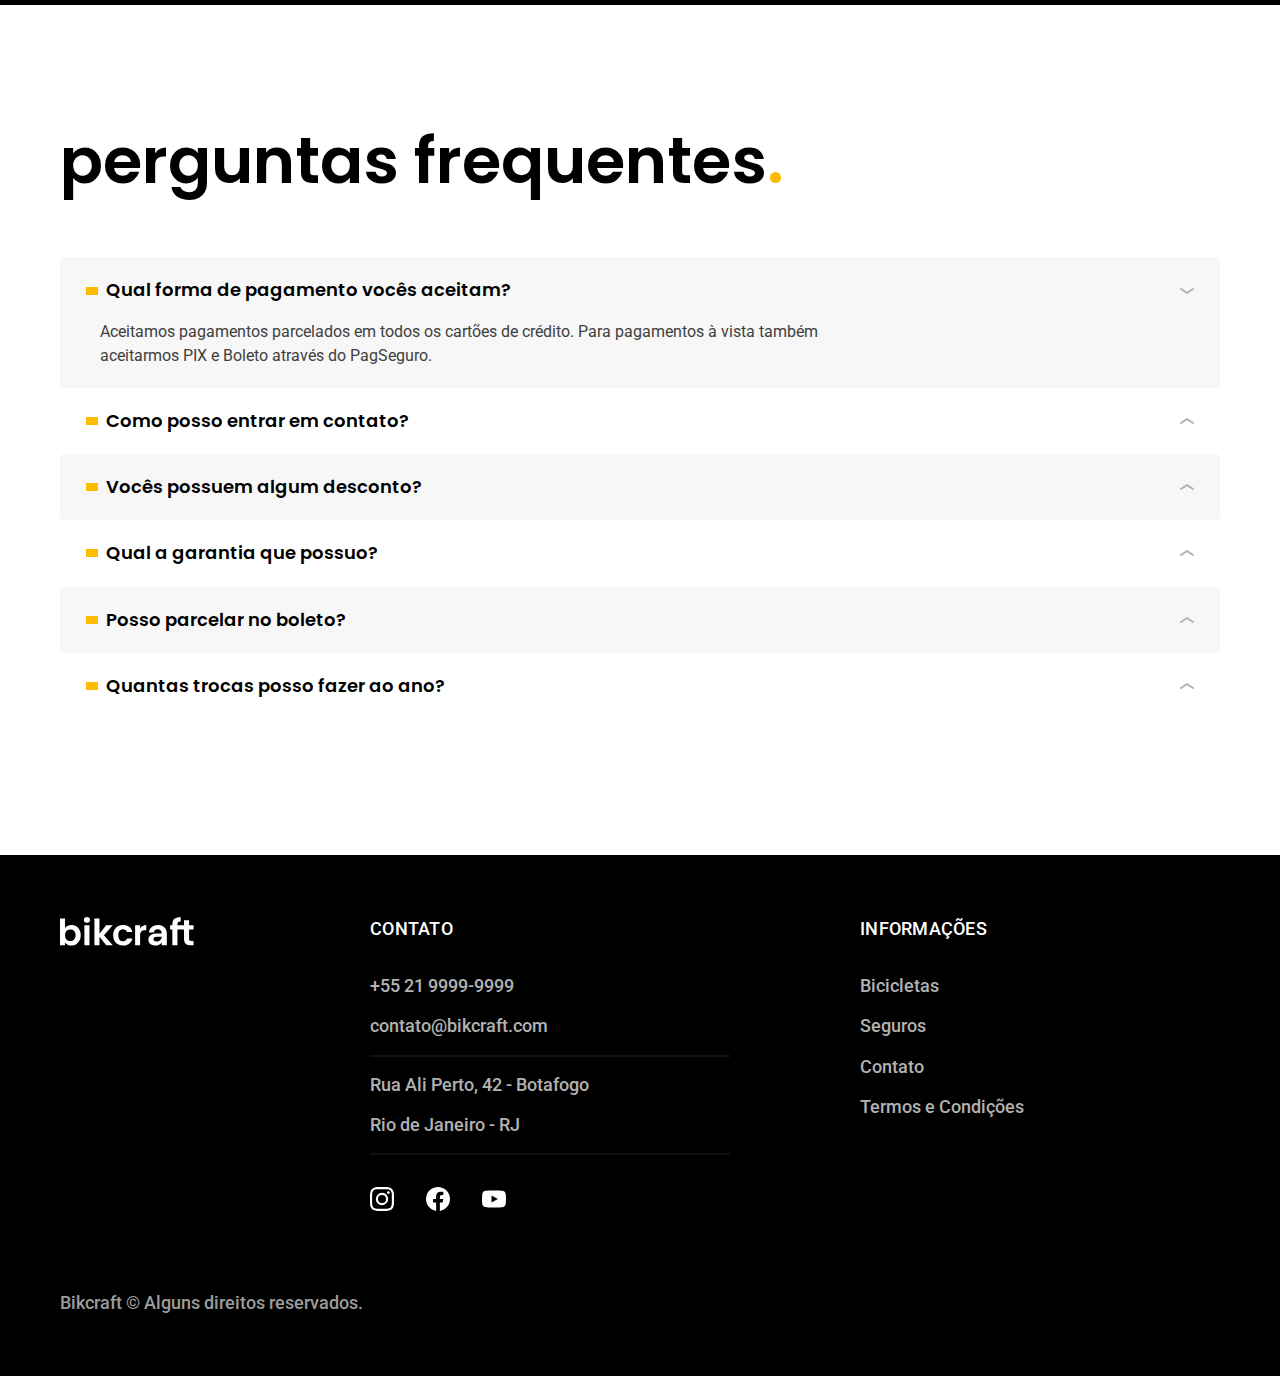
<file: seguros.html>
<!DOCTYPE html>
<html lang="pt-br">

<head>
  <meta charset="UTF-8">
  <meta name="viewport" content="width=device-width, initial-scale=1.0">
  <meta name="description" content="Termos e Condições.">
  <link rel="stylesheet" href="./css/style.min.css">
  <link rel="icon" href="./favicon.svg" type="image/svg+xml">
  <link rel="preload" href="./css/style.min.css" as="style">
  <link rel="preconnect" href="https://fonts.googleapis.com">
  <link rel="preconnect" href="https://fonts.gstatic.com" crossorigin>
  <link href="https://fonts.googleapis.com/css2?family=Poppins:wght@400;600&family=Roboto:wght@400;500&display=swap" rel="stylesheet">
  <link href="https://fonts.googleapis.com/css2?family=Merriweather:ital,wght@1,900&display=swap" rel="stylesheet">
  <title>Seguros | Bickcraft</title>

  <script>
    document.documentElement.classList.add('js')
  </script>
</head>

<body id="seguros">
  <header class="header-bg">
    <div class="header container">
      <a href="./">
        <img src="./img/bikcraft.svg" width="136" height="32" alt="bikcraft">
      </a>

      <nav aria-label="primaria">
        <ul class="header-menu font-1-m cor-0">
          <li><a href="./bicicletas.html">Bicicletas</a></li>
          <li><a href="./seguros.html">Seguros</a></li>
          <li><a href="./contato.html">Contato</a></li>
        </ul>
      </nav>
    </div>
  </header>

  <main class="seguros-bg">
    <div class="titulo-bg">
      <div class="titulo container">
        <p class="font-2-l-b cor-5">Escolha o seguro</p>
        <h1 class="font-1-xxl cor-0">Você seguro<span class="cor-p1">.</span></h1>
      </div>
    </div>

    <div class="seguros container">
      <div class="seguros-item">
        <h3 class="font-1-xl cor-6">PRATA</h3>
        <span class="font-1-xl cor-0">R$ 199
          <span class="font-1-xs cor-6">Mensal</span>
        </span>
        <ul class="font-2-m cor-0">
          <li>Duas trocas por ano</li>
          <li>Assistência técnica</li>
          <li>Suporte 08h às 18h</li>
          <li>Cobertura estadual</li>
        </ul>
        <a class="botao secundario" href="./orcamento.html?tipo=seguro&produto=prata">Inscreva-se</a>
      </div>
      <div class="seguros-item">
        <h3 class="font-1-xl cor-p1">OURO</h3>
        <span class="font-1-xl cor-0">R$ 299
          <span class="font-1-xs cor-6">Mensal</span>
        </span>
        <ul class="font-2-m cor-0">
          <li>Cinco trocas por ano</li>
          <li>Assistência especial</li>
          <li>Suporte 24h</li>
          <li>Cobertura nacional</li>
          <li>Desconto em parceiros</li>
          <li>Acesso ao Clube Bikcraft</li>
          <a class="botao" href="./orcamento.html?tipo=seguro&produto=ouro">Inscreva-se</a>
      </div>
      <div>
      </div>
    </div>
  </main>

  <article class="vantagens-bg">
    <div class="vantagens container">
      <h2 class="font-1-xxl cor-0">vantagens<span class="cor-p1">.</span></h2>
      <ul>
        <li>
          <img src="./img/icones/eletrica.svg" width="24" height="24" alt="">
          <h3 class="font-1-l cor-0">Reparo Elétrico</h3>
          <p class="font-2-s cor-5">Garantimos o reparo completo do seu motor em caso de falhas. Sabemos que falhas são raras, mas estamos aqui para caso ocorra.</p>
        </li>
        <li>
          <img src="./img/icones/carbono.svg" width="24" height="24" alt="">
          <h3 class="font-1-l cor-0">Carbono</h3>
          <p class="font-2-s cor-5">Nossos quadros são feitos para durar para sempre. Mas caso algo ocorra, ficamos felizes em reparar.</p>
        </li>
        <li>
          <img src="./img/icones/sustentavel.svg" width="24" height="24" alt="">
          <h3 class="font-1-l cor-0">Sustentável</h3>
          <p class="font-2-s cor-5">Trabalhamos com a filosofia de desperdício zero. Qualquer parte defeituosa é reciclada e reutilizada em outro projeto.</p>
        </li>
        <li>
          <img src="./img/icones/rastreador.svg" width="24" height="24" alt="">
          <h3 class="font-1-l cor-0">Rastreador</h3>
          <p class="font-2-s cor-5">Utilizamos o GPS da sua Bikcraft em conjunto com especialistas em segurança para efetuarmos a recuperação.</p>
        </li>
        <li>
          <img src="./img/icones/seguro.svg" width="24" height="24" alt="">
          <h3 class="font-1-l cor-0">Segurança</h3>
          <p class="font-2-s cor-5">Com o seguro Bikcraft você pode ficar tranquilo em saber que o seu dinheiro não será perdido em casos de roubo.</p>
        </li>
        <li>
          <img src="./img/icones/velocidade.svg" width="24" height="24" alt="">
          <h3 class="font-1-l cor-0">Rapidez</h3>
          <p class="font-2-s cor-5">A sua Bikcraft ficará pronta para uso no mesmo dia, caso você traga ela para ser reparada em uma das filiais.</p>
        </li>
      </ul>
    </div>
  </article>

  <article class="perguntas container">
    <h2 class="font-1-xxl">perguntas frequentes<span class="cor-p1">.</span></h2>
    <dl>
      <div>
        <dt><button class="font-1-m-b" aria-controls="pergunta1" aria-expanded="true"> Qual forma de pagamento vocês aceitam?</button></dt>
        <dd id="pergunta1" class="font-2-s cor-9 ativa">Aceitamos pagamentos parcelados em todos os cartões de crédito. Para pagamentos à vista também aceitarmos PIX e Boleto através do PagSeguro.</dd>
      </div>
      <div>
        <dt><button class="font-1-m-b" aria-controls="pergunta2" aria-expanded="false">Como posso entrar em contato?</button></dt>
        <dd id="pergunta2" class="font-2-s cor-9">Aceitamos pagamentos parcelados em todos os cartões de crédito. Para pagamentos à vista também aceitarmos PIX e Boleto através do PagSeguro.</dd>
      </div>
      <div>
        <dt><button class="font-1-m-b" aria-controls="pergunta3" aria-expanded="false">Vocês possuem algum desconto?</button></dt>
        <dd id="pergunta3" class="font-2-s cor-9">Aceitamos pagamentos parcelados em todos os cartões de crédito. Para pagamentos à vista também aceitarmos PIX e Boleto através do PagSeguro.</dd>
      </div>
      <div>
        <dt><button class="font-1-m-b" aria-controls="pergunta4" aria-expanded="false">Qual a garantia que possuo?</button></dt>
        <dd id="pergunta4" class="font-2-s cor-9">Aceitamos pagamentos parcelados em todos os cartões de crédito. Para pagamentos à vista também aceitarmos PIX e Boleto através do PagSeguro.</dd>
      </div>
      <div>
        <dt><button class="font-1-m-b" aria-controls="pergunta5" aria-expanded="false">Posso parcelar no boleto?</button></dt>
        <dd id="pergunta5" class="font-2-s cor-9">Aceitamos pagamentos parcelados em todos os cartões de crédito. Para pagamentos à vista também aceitarmos PIX e Boleto através do PagSeguro.</dd>
      </div>
      <div>
        <dt><button class="font-1-m-b" aria-controls="pergunta6" aria-expanded="false">Quantas trocas posso fazer ao ano?</button></dt>
        <dd id="pergunta6" class="font-2-s cor-9">Aceitamos pagamentos parcelados em todos os cartões de crédito. Para pagamentos à vista também aceitarmos PIX e Boleto através do PagSeguro.</dd>
      </div>
    </dl>
  </article>

  <footer class="footer-bg">
    <div class="footer container">
      <img src="./img/bikcraft.svg" width="136" height="32" alt="Bikcraft">
      <div class="footer-contato">
        <h3 class="font-2-l-b cor-0">Contato</h3>
        <ul class="font-2-m cor-5">
          <li><a href="tel:+552199999999">+55 21 9999-9999</a></li>
          <li><a href="mailto:contato@bikcraft.com">contato@bikcraft.com</a></li>
          <li>Rua Ali Perto, 42 - Botafogo</li>
          <li>Rio de Janeiro - RJ</li>
        </ul>
        <div class="footer-redes">
          <a href="./"><img src="./img/redes/instagram.svg" width="24" height="24" alt="instagram"></a>
          <a href="./"><img src="./img/redes/facebook.svg" width="24" height="24" alt="facebook"></a>
          <a href="./"><img src="./img/redes/youtube.svg" width="24" height="24" alt="youtube"></a>

        </div>
      </div>

      <div class="footer-informacoes">
        <h3 class="font-2-l-b cor-0">Informações</h3>
        <nav>
          <ul class="font-2-m cor-5">
            <li><a href="./bicicletas.html">Bicicletas</a></li>
            <li><a href="./seguros.html">Seguros</a></li>
            <li><a href="./contato.html">Contato</a></li>
            <li><a href="./termos.html">Termos e Condições</a></li>
          </ul>
        </nav>

      </div>
      <p class="footer-copy font-2-m cor-6">Bikcraft © Alguns direitos reservados.</p>
    </div>
  </footer>
  <script src="./js/script.js"></script>
</body>

</html>
</file>
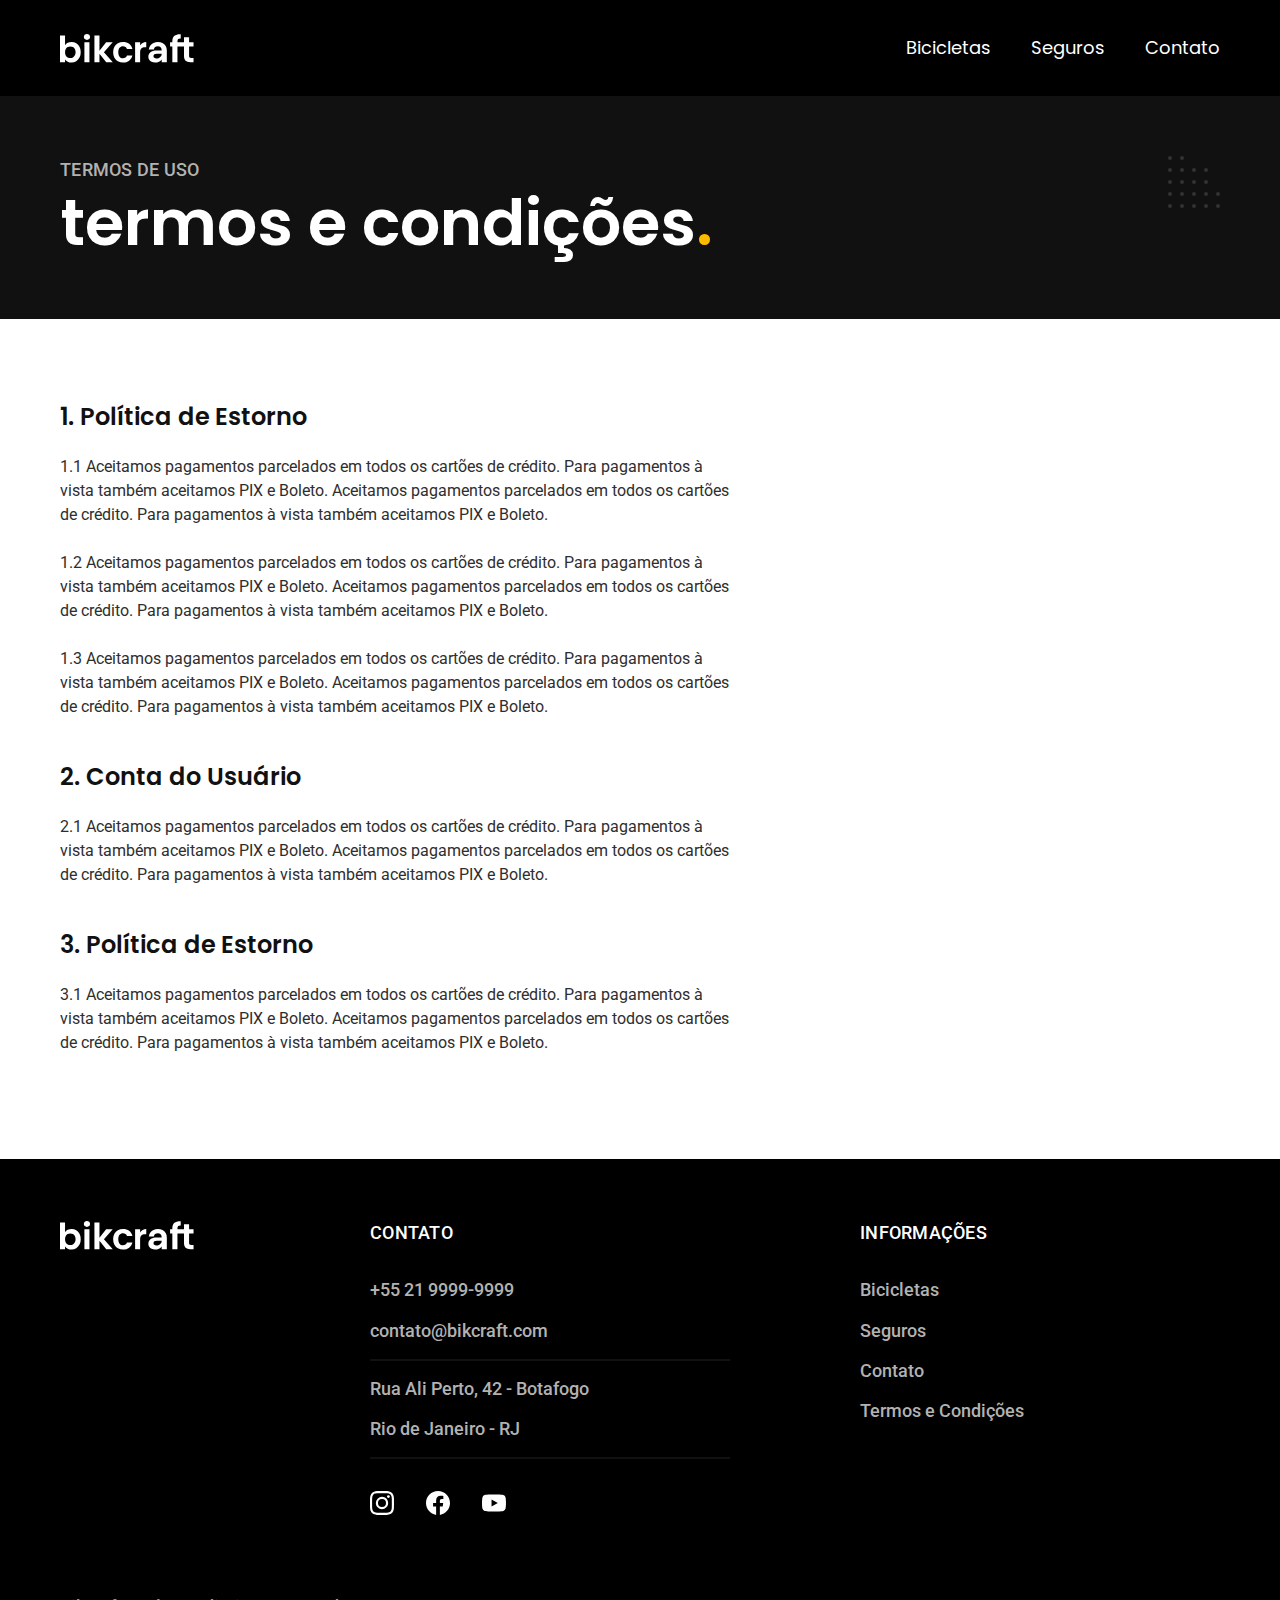
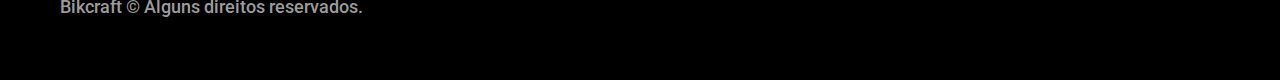
<file: termos.html>
<!DOCTYPE html>
<html lang="pt-br">

<head>
  <meta charset="UTF-8">
  <meta name="viewport" content="width=device-width, initial-scale=1.0">
  <meta name="description" content="Termos e Condições.">
  <link rel="stylesheet" href="./css/style.min.css">
  <link rel="icon" href="./favicon.svg" type="image/svg+xml">
  <link rel="preload" href="./css/style.min.css" as="style">
  <link rel="preconnect" href="https://fonts.googleapis.com">
  <link rel="preconnect" href="https://fonts.gstatic.com" crossorigin>
  <link href="https://fonts.googleapis.com/css2?family=Poppins:wght@400;600&family=Roboto:wght@400;500&display=swap" rel="stylesheet">
  <link href="https://fonts.googleapis.com/css2?family=Merriweather:ital,wght@1,900&display=swap" rel="stylesheet">
  <title>Termos e Condições | Bickcraft</title>

  <script>
    document.documentElement.classList.add('js')
  </script>
</head>

<body id="termos">
  <header class="header-bg">
    <div class="header container">
      <a href="./">
        <img src="./img/bikcraft.svg" width="136" height="32" alt="bikcraft">
      </a>

      <nav aria-label="primaria">
        <ul class="header-menu font-1-m cor-0">
          <li><a href="./bicicletas.html">Bicicletas</a></li>
          <li><a href="./seguros.html">Seguros</a></li>
          <li><a href="./contato.html">Contato</a></li>
        </ul>
      </nav>
    </div>
  </header>

  <main>
    <div class="titulo-bg">
      <div class="titulo container">
        <p class="font-2-l-b cor-5">Termos de uso</p>
        <h1 class="font-1-xxl cor-0">termos e condições<span class="cor-p1">.</span></h1>
      </div>
    </div>

    <div class="termos font-2-s cor-10 container">
      <h2 class="font-1-l cor-11">1. Política de Estorno</h2>
      <p>1.1 Aceitamos pagamentos parcelados em todos os cartões de crédito. Para pagamentos à vista também aceitamos PIX e Boleto. Aceitamos pagamentos parcelados em todos os cartões de crédito. Para pagamentos à vista também aceitamos PIX e Boleto.</p>
      <p>1.2 Aceitamos pagamentos parcelados em todos os cartões de crédito. Para pagamentos à vista também aceitamos PIX e Boleto. Aceitamos pagamentos parcelados em todos os cartões de crédito. Para pagamentos à vista também aceitamos PIX e Boleto.</p>
      <p>1.3 Aceitamos pagamentos parcelados em todos os cartões de crédito. Para pagamentos à vista também aceitamos PIX e Boleto. Aceitamos pagamentos parcelados em todos os cartões de crédito. Para pagamentos à vista também aceitamos PIX e Boleto.</p>
      <h2 class="font-1-l cor-11">2. Conta do Usuário</h2>
      <p>2.1 Aceitamos pagamentos parcelados em todos os cartões de crédito. Para pagamentos à vista também aceitamos PIX e Boleto. Aceitamos pagamentos parcelados em todos os cartões de crédito. Para pagamentos à vista também aceitamos PIX e Boleto.</p>
      <h2 class="font-1-l cor-11">3. Política de Estorno</h2>
      <p>3.1 Aceitamos pagamentos parcelados em todos os cartões de crédito. Para pagamentos à vista também aceitamos PIX e Boleto. Aceitamos pagamentos parcelados em todos os cartões de crédito. Para pagamentos à vista também aceitamos PIX e Boleto.</p>
    </div>
  </main>

  <footer class="footer-bg">
    <div class="footer container">
      <img src="./img/bikcraft.svg" width="136" height="32" alt="Bikcraft">
      <div class="footer-contato">
        <h3 class="font-2-l-b cor-0">Contato</h3>
        <ul class="font-2-m cor-5">
          <li><a href="tel:+552199999999">+55 21 9999-9999</a></li>
          <li><a href="mailto:contato@bikcraft.com">contato@bikcraft.com</a></li>
          <li>Rua Ali Perto, 42 - Botafogo</li>
          <li>Rio de Janeiro - RJ</li>
        </ul>
        <div class="footer-redes">
          <a href="./"><img src="./img/redes/instagram.svg" width="24" height="24" alt="instagram"></a>
          <a href="./"><img src="./img/redes/facebook.svg" width="24" height="24" alt="facebook"></a>
          <a href="./"><img src="./img/redes/youtube.svg" width="24" height="24" alt="youtube"></a>

        </div>
      </div>

      <div class="footer-informacoes">
        <h3 class="font-2-l-b cor-0">Informações</h3>
        <nav>
          <ul class="font-2-m cor-5">
            <li><a href="./bicicletas.html">Bicicletas</a></li>
            <li><a href="./seguros.html">Seguros</a></li>
            <li><a href="./contato.html">Contato</a></li>
            <li><a href="./termos.html">Termos e Condições</a></li>
          </ul>
        </nav>

      </div>
      <p class="footer-copy font-2-m cor-6">Bikcraft © Alguns direitos reservados.</p>
    </div>
  </footer>
  <script src="./js/script.js"></script>
</body>

</html>
</file>
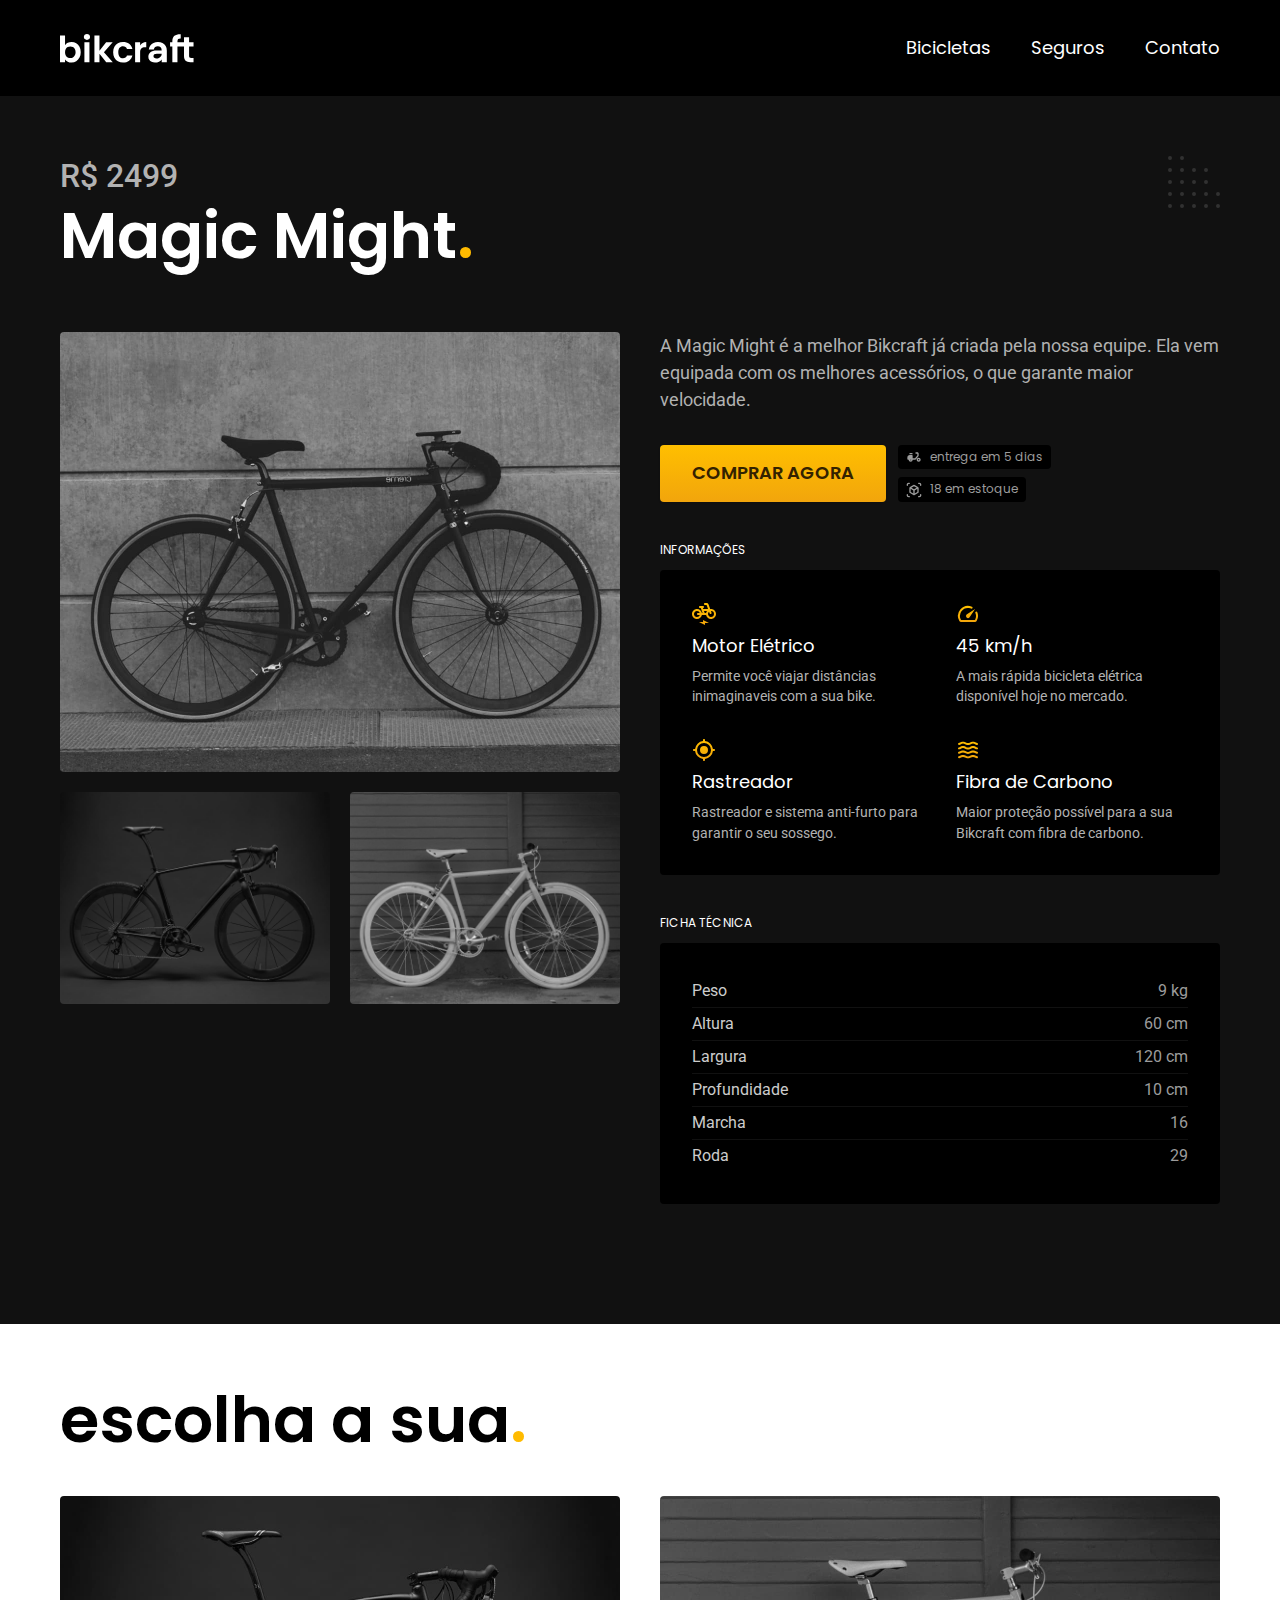
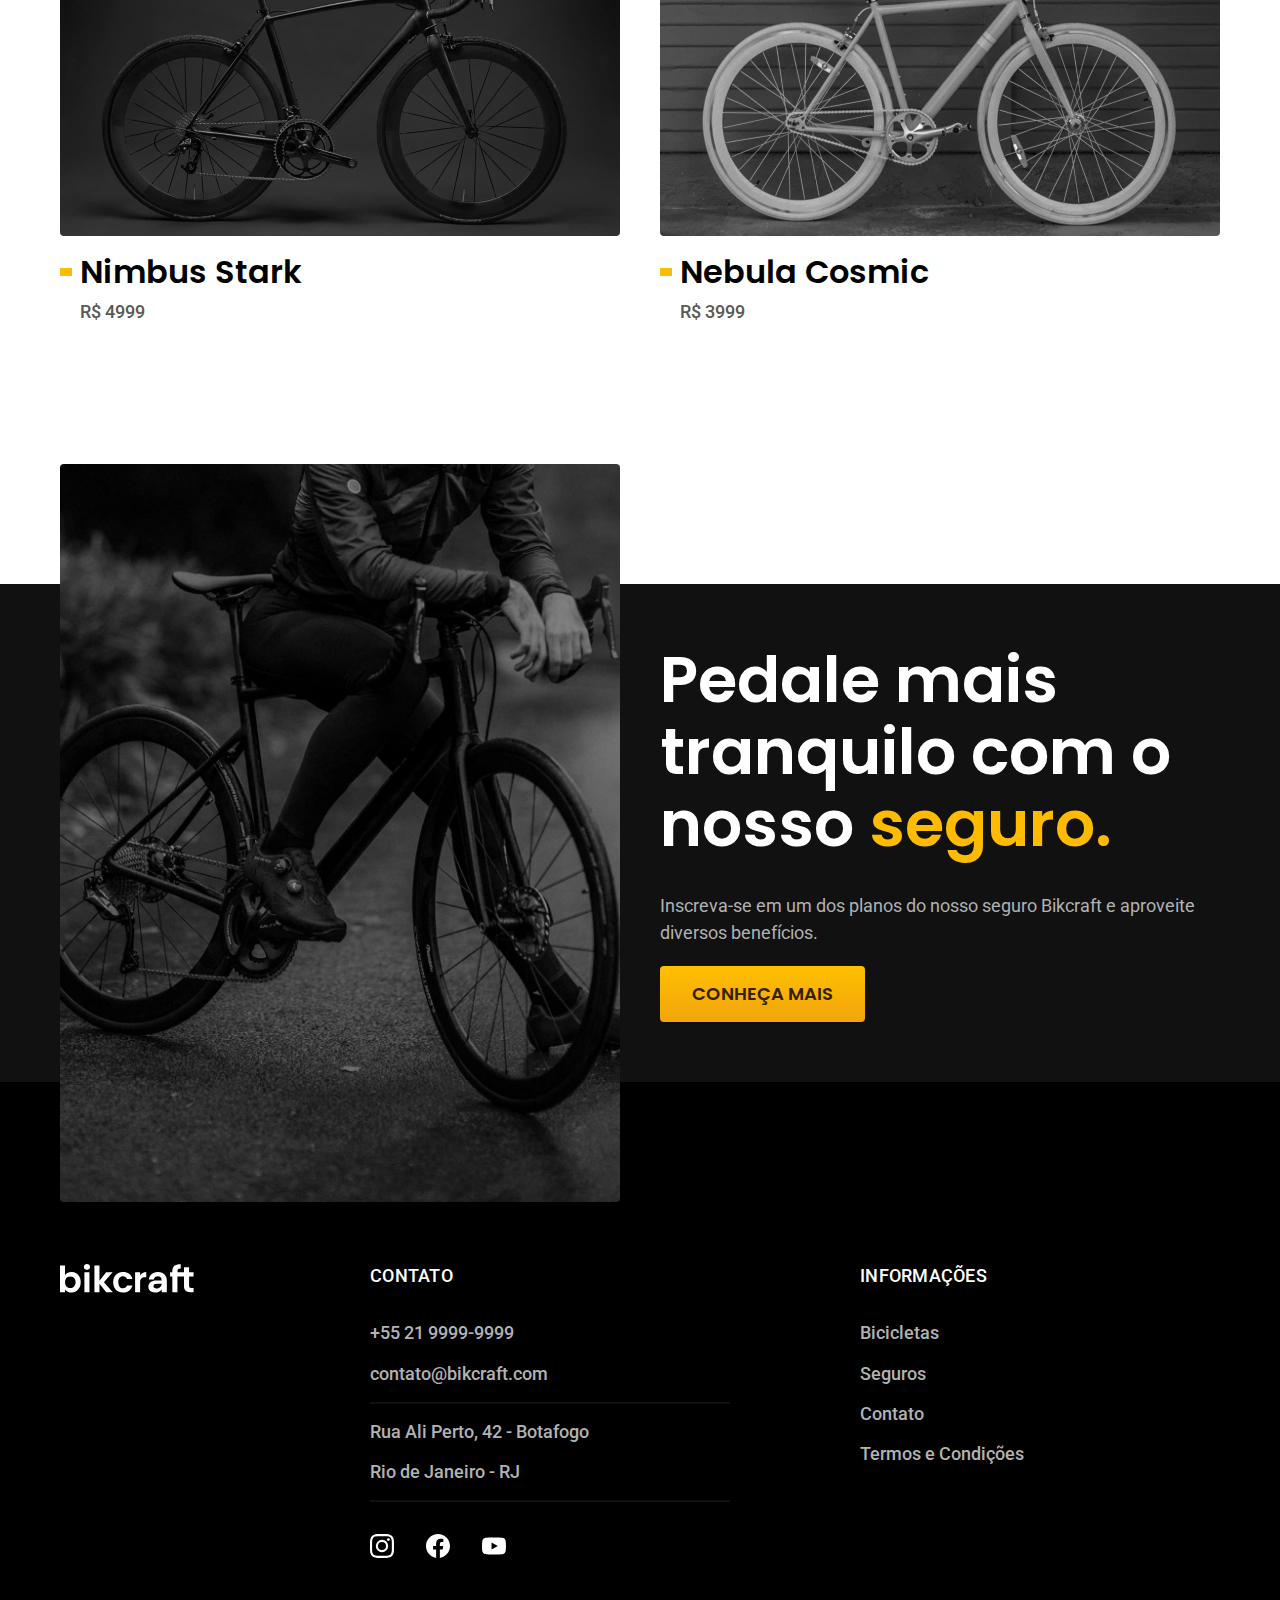
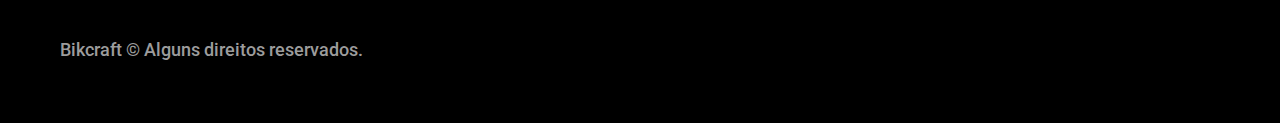
<file: bicicletas/magic.html>
<!DOCTYPE html>
<html lang="pt-br">

<head>
  <meta charset="UTF-8">
  <meta name="viewport" content="width=device-width, initial-scale=1.0">
  <meta name="description" content="Termos e Condições.">
  <link rel="stylesheet" href="../css/style.min.css">
  <link rel="icon" href="../favicon.svg" type="image/svg+xml">
  <link rel="preconnect" href="https://fonts.googleapis.com">
  <link rel="preconnect" href="https://fonts.gstatic.com" crossorigin>
  <link href="https://fonts.googleapis.com/css2?family=Poppins:wght@400;600&family=Roboto:wght@400;500&display=swap" rel="stylesheet">
  <link href="https://fonts.googleapis.com/css2?family=Merriweather:ital,wght@1,900&display=swap" rel="stylesheet">
  <title>Magic | Bickcraft</title>

  <script>
    document.documentElement.classList.add('js')
  </script>
</head>

<body id="bicicleta">
  <header class="header-bg">
    <div class="header container">
      <a href="../">
        <img src="../img/bikcraft.svg" width="136" height="32" alt="bikcraft">
      </a>

      <nav aria-label="primaria">
        <ul class="header-menu font-1-m cor-0">
          <li><a href="../bicicletas.html">Bicicletas</a></li>
          <li><a href="../seguros.html">Seguros</a></li>
          <li><a href="../contato.html">Contato</a></li>
        </ul>
      </nav>
    </div>
  </header>

  <main class="titulo-bg">
    <div>
      <div class="titulo container">
        <p class="font-2-xl cor-5">R$ 2499</p>
        <h1 class="font-1-xxl cor-0">Magic Might<span class="cor-p1">.</span></h1>
      </div>
    </div>
    <div class="bicicleta container">
      <div class="bicicleta-imagens">
        <img src="../img/bicicleta/nimbus2.jpg" width="1120" height="680" alt="Bicicleta 1">
        <img src="../img/bicicleta/nimbus1.jpg" width="1120" height="680" alt="Bicicleta 2">
        <img src="../img/bicicleta/nimbus3.jpg" width="1120" height="680" alt="Bicicleta 3">
      </div>
      <div class="bicicleta-conteudo">
        <p class="font-2-l cor-5">A Magic Might é a melhor Bikcraft já criada pela nossa equipe. Ela vem equipada com os melhores acessórios, o que garante maior velocidade.</p>
        <div class="bicicleta-comprar">
          <a class="botao" href="../orcamento.html?tipo=bikcraft&produto=magic">Comprar Agora</a>
          <span class="font-1-xs cor-6">
            <img src="../img/icones/entrega.svg" width="16" height="16" alt="">
            entrega em 5 dias
          </span>
          <span class="font-1-xs cor-6">
            <img src="../img/icones/estoque.svg" width="16" height="16" alt="">
            18 em estoque
          </span>
        </div>
        <h2 class="font-1-xs cor-0">Informações</h2>
        <ul class="bicicleta-informacoes">
          <li>
            <img src="../img/icones/eletrica.svg" width="24" height="24" alt="">
            <h3 class="font-1-m cor-0">Motor Elétrico</h3>
            <p class="font-2-xs cor-5">Permite você viajar distâncias inimaginaveis com a sua bike.</p>
          </li>
          <li>
            <img src="../img/icones/velocidade.svg" width="24" height="24" alt="">
            <h3 class="font-1-m cor-0">45 km/h</h3>
            <p class="font-2-xs cor-5">A mais rápida bicicleta elétrica disponível hoje no mercado.</p>
          </li>
          <li>
            <img src="../img/icones/rastreador.svg" width="24" height="24" alt="">
            <h3 class="font-1-m cor-0">Rastreador</h3>
            <p class="font-2-xs cor-5">Rastreador e sistema anti-furto para garantir o seu sossego.</p>
          </li>
          <li>
            <img src="../img/icones/carbono.svg" width="24" height="24" alt="">
            <h3 class="font-1-m cor-0">Fibra de Carbono</h3>
            <p class="font-2-xs cor-5">Maior proteção possível para a sua Bikcraft com fibra de carbono.</p>
          </li>
        </ul>
        <h2 class="font-1-xs cor-0">ficha técnica</h2>
        <ul class="bicicleta-ficha font-2-s cor-4">
          <li>Peso<span>9 kg</span></li>
          <li>Altura<span>60 cm</span></li>
          <li>Largura<span>120 cm</span></li>
          <li>Profundidade<span>10 cm</span></li>
          <li>Marcha<span>16</span></li>
          <li>Roda<span>29</span></li>
        </ul>
      </div>
    </div>
  </main>

  <article class="bicicletas-lista container">
    <h2 class="font-1-xxl ">escolha a sua<span class="cor-p1">.</span></h2>

    <ul>
      <li>
        <a href="./nimbus.html">
          <img src="../img/bicicletas/nimbus.jpg" width="1120" height="680" alt="Bicicleta cinza">
          <h3 class="font-1-xl">Nimbus Stark</h3>
          <span class="font-2-m cor-8">R$ 4999</span>
        </a>
      </li>
      <li>
        <a href="./nebula.html">
          <img src="../img/bicicletas/nebula.jpg" width="1120" height="680" alt="Bicicleta branca">
          <h3 class="font-1-xl">Nebula Cosmic</h3>
          <span class="font-2-m cor-8">R$ 3999</span>
        </a>
      </li>
    </ul>
  </article>

  
  <article class="seguro-bg">
    <div class="seguro container">
      <div class="seguro-imagem">
        <img src="../img/fotos/seguros.jpg" width="1360" height="1512" alt="">
      </div>

      <div class="seguro-conteudo">
        <h2 class="font-1-xxl cor-0">Pedale mais tranquilo com o nosso <span class="cor-p1">seguro.</span></h2>
        <p class="font-2-l cor-5">Inscreva-se em um dos planos do nosso seguro Bikcraft e aproveite diversos benefícios.</p>
        <a class="botao" href="../seguros.html">Conheça mais</a>
      </div>
    </div>
  </article>

  <footer class="footer-bg">
    <div class="footer container">
      <img src="../img/bikcraft.svg" width="136" height="32" alt="Bikcraft">
      <div class="footer-contato">
        <h3 class="font-2-l-b cor-0">Contato</h3>
        <ul class="font-2-m cor-5">
          <li><a href="tel:+552199999999">+55 21 9999-9999</a></li>
          <li><a href="mailto:contato@bikcraft.com">contato@bikcraft.com</a></li>
          <li>Rua Ali Perto, 42 - Botafogo</li>
          <li>Rio de Janeiro - RJ</li>
        </ul>
        <div class="footer-redes">
          <a href="../"><img src="../img/redes/instagram.svg" width="24" height="24" alt="instagram"></a>
          <a href="../"><img src="../img/redes/facebook.svg" width="24" height="24" alt="facebook"></a>
          <a href="../"><img src="../img/redes/youtube.svg" width="24" height="24" alt="youtube"></a>

        </div>
      </div>

      <div class="footer-informacoes">
        <h3 class="font-2-l-b cor-0">Informações</h3>
        <nav>
          <ul class="font-2-m cor-5">
            <li><a href="../bicicletas.html">Bicicletas</a></li>
            <li><a href="../seguros.html">Seguros</a></li>
            <li><a href="../contato.html">Contato</a></li>
            <li><a href="../termos.html">Termos e Condições</a></li>
          </ul>
        </nav>

      </div>
      <p class="footer-copy font-2-m cor-6">Bikcraft © Alguns direitos reservados.</p>
    </div>
  </footer>
  <script src="../js/script.js"></script>
</body>

</html>
</file>
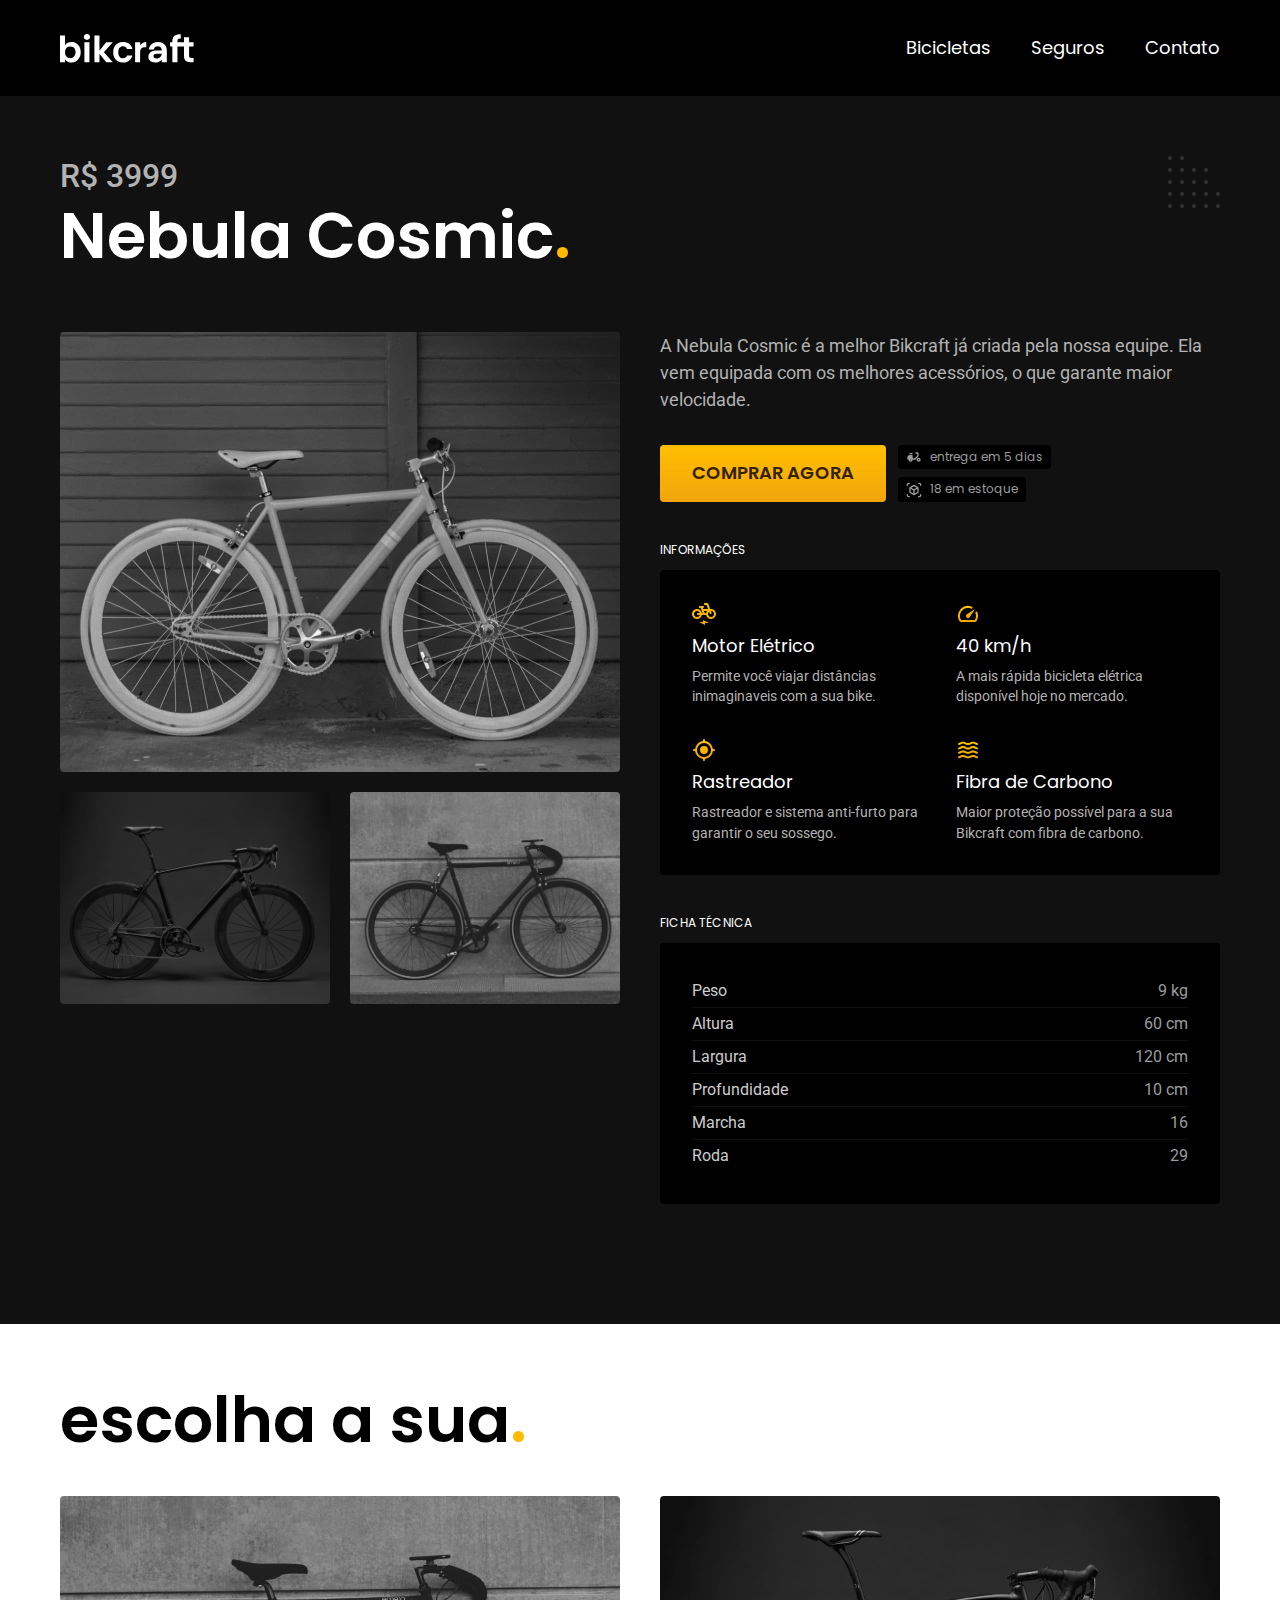
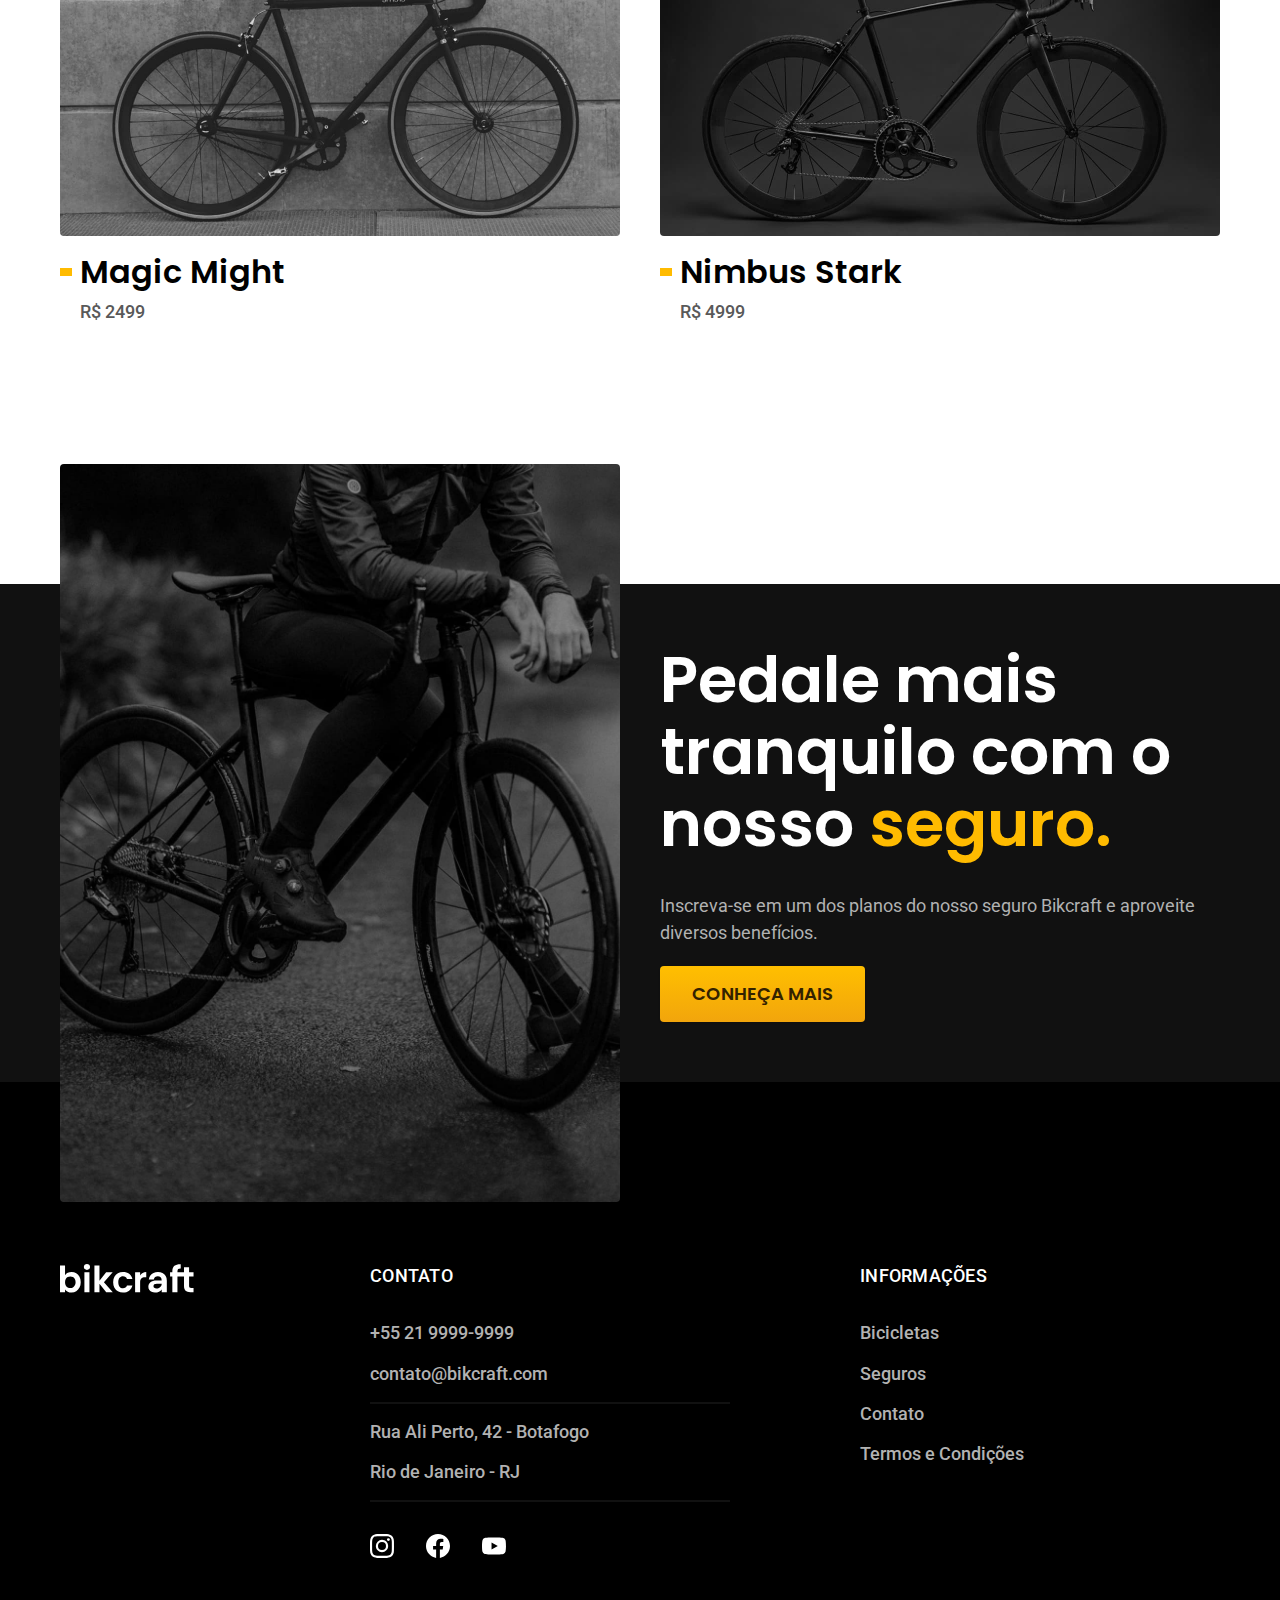
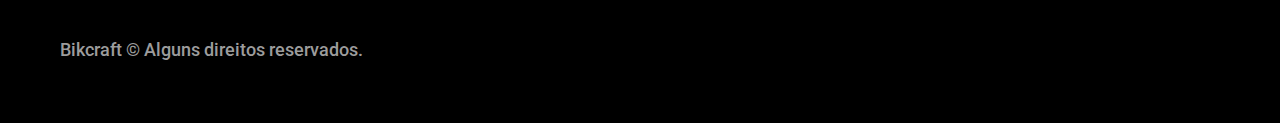
<file: bicicletas/nebula.html>
<!DOCTYPE html>
<html lang="pt-br">

<head>
  <meta charset="UTF-8">
  <meta name="viewport" content="width=device-width, initial-scale=1.0">
  <meta name="description" content="Termos e Condições.">
  <link rel="stylesheet" href="../css/style.min.css">
  <link rel="icon" href="../favicon.svg" type="image/svg+xml">
  <link rel="preconnect" href="https://fonts.googleapis.com">
  <link rel="preconnect" href="https://fonts.gstatic.com" crossorigin>
  <link href="https://fonts.googleapis.com/css2?family=Poppins:wght@400;600&family=Roboto:wght@400;500&display=swap" rel="stylesheet">
  <link href="https://fonts.googleapis.com/css2?family=Merriweather:ital,wght@1,900&display=swap" rel="stylesheet">
  <title>Nebula | Bickcraft</title>

  <script>
    document.documentElement.classList.add('js')
  </script>
</head>

<body id="bicicleta">
  <header class="header-bg">
    <div class="header container">
      <a href="../">
        <img src="../img/bikcraft.svg" alt="bikcraft">
      </a>

      <nav aria-label="primaria">
        <ul class="header-menu font-1-m cor-0">
          <li><a href="../bicicletas.html">Bicicletas</a></li>
          <li><a href="../seguros.html">Seguros</a></li>
          <li><a href="../contato.html">Contato</a></li>
        </ul>
      </nav>
    </div>
  </header>

  <main class="titulo-bg">
    <div>
      <div class="titulo container">
        <p class="font-2-xl cor-5">R$ 3999</p>
        <h1 class="font-1-xxl cor-0">Nebula Cosmic<span class="cor-p1">.</span></h1>
      </div>
    </div>
    <div class="bicicleta container">
      <div class="bicicleta-imagens">
        <img src="../img/bicicleta/nimbus3.jpg" alt="Bicicleta 1">
        <img src="../img/bicicleta/nimbus1.jpg" alt="Bicicleta 2">
        <img src="../img/bicicleta/nimbus2.jpg" alt="Bicicleta 3">
      </div>
      <div class="bicicleta-conteudo">
        <p class="font-2-l cor-5">A Nebula Cosmic é a melhor Bikcraft já criada pela nossa equipe. Ela vem equipada com os melhores acessórios, o que garante maior velocidade.</p>
        <div class="bicicleta-comprar">
          <a class="botao" href="../orcamento.html?tipo=bikcraft&produto=nebula">Comprar Agora</a>
          <span class="font-1-xs cor-6">
            <img src="../img/icones/entrega.svg" alt="">
            entrega em 5 dias
          </span>
          <span class="font-1-xs cor-6">
            <img src="../img/icones/estoque.svg" alt="">
            18 em estoque
          </span>
        </div>
        <h2 class="font-1-xs cor-0">Informações</h2>
        <ul class="bicicleta-informacoes">
          <li>
            <img src="../img/icones/eletrica.svg" alt="">
            <h3 class="font-1-m cor-0">Motor Elétrico</h3>
            <p class="font-2-xs cor-5">Permite você viajar distâncias inimaginaveis com a sua bike.</p>
          </li>
          <li>
            <img src="../img/icones/velocidade.svg" alt="">
            <h3 class="font-1-m cor-0">40 km/h</h3>
            <p class="font-2-xs cor-5">A mais rápida bicicleta elétrica disponível hoje no mercado.</p>
          </li>
          <li>
            <img src="../img/icones/rastreador.svg" alt="">
            <h3 class="font-1-m cor-0">Rastreador</h3>
            <p class="font-2-xs cor-5">Rastreador e sistema anti-furto para garantir o seu sossego.</p>
          </li>
          <li>
            <img src="../img/icones/carbono.svg" alt="">
            <h3 class="font-1-m cor-0">Fibra de Carbono</h3>
            <p class="font-2-xs cor-5">Maior proteção possível para a sua Bikcraft com fibra de carbono.</p>
          </li>
        </ul>
        <h2 class="font-1-xs cor-0">ficha técnica</h2>
        <ul class="bicicleta-ficha font-2-s cor-4">
          <li>Peso<span>9 kg</span></li>
          <li>Altura<span>60 cm</span></li>
          <li>Largura<span>120 cm</span></li>
          <li>Profundidade<span>10 cm</span></li>
          <li>Marcha<span>16</span></li>
          <li>Roda<span>29</span></li>
        </ul>
      </div>
    </div>
  </main>

  <article class="bicicletas-lista container">
    <h2 class="font-1-xxl ">escolha a sua<span class="cor-p1">.</span></h2>

    <ul>
      <li>
        <a href="./magic.html">
          <img src="../img/bicicletas/magic.jpg" width="1120" height="680" alt="Bicicleta cinza">
          <h3 class="font-1-xl">Magic Might</h3>
          <span class="font-2-m cor-8">R$ 2499</span>
        </a>
      </li>
      <li>
        <a href="./nimbus.html">
          <img src="../img/bicicletas/nimbus.jpg" width="1120" height="680" alt="Bicicleta branca">
          <h3 class="font-1-xl">Nimbus Stark</h3>
          <span class="font-2-m cor-8">R$ 4999</span>
        </a>
      </li>
    </ul>
  </article>

  
  <article class="seguro-bg">
    <div class="seguro container">
      <div class="seguro-imagem">
        <img src="../img/fotos/seguros.jpg" width="1360" height="1512" alt="">
      </div>

      <div class="seguro-conteudo">
        <h2 class="font-1-xxl cor-0">Pedale mais tranquilo com o nosso <span class="cor-p1">seguro.</span></h2>
        <p class="font-2-l cor-5">Inscreva-se em um dos planos do nosso seguro Bikcraft e aproveite diversos benefícios.</p>
        <a class="botao" href="../seguros.html">Conheça mais</a>
      </div>
    </div>
  </article>

  <footer class="footer-bg">
    <div class="footer container">
      <img src="../img/bikcraft.svg" width="136" height="32" alt="Bikcraft">
      <div class="footer-contato">
        <h3 class="font-2-l-b cor-0">Contato</h3>
        <ul class="font-2-m cor-5">
          <li><a href="tel:+552199999999">+55 21 9999-9999</a></li>
          <li><a href="mailto:contato@bikcraft.com">contato@bikcraft.com</a></li>
          <li>Rua Ali Perto, 42 - Botafogo</li>
          <li>Rio de Janeiro - RJ</li>
        </ul>
        <div class="footer-redes">
          <a href="../"><img src="../img/redes/instagram.svg" width="24" height="24" alt="instagram"></a>
          <a href="../"><img src="../img/redes/facebook.svg" width="24" height="24" alt="facebook"></a>
          <a href="../"><img src="../img/redes/youtube.svg" width="24" height="24" alt="youtube"></a>

        </div>
      </div>

      <div class="footer-informacoes">
        <h3 class="font-2-l-b cor-0">Informações</h3>
        <nav>
          <ul class="font-2-m cor-5">
            <li><a href="../bicicletas.html">Bicicletas</a></li>
            <li><a href="../seguros.html">Seguros</a></li>
            <li><a href="../contato.html">Contato</a></li>
            <li><a href="../termos.html">Termos e Condições</a></li>
          </ul>
        </nav>

      </div>
      <p class="footer-copy font-2-m cor-6">Bikcraft © Alguns direitos reservados.</p>
    </div>
  </footer>
  <script src="../js/script.js"></script>
</body>

</html>
</file>
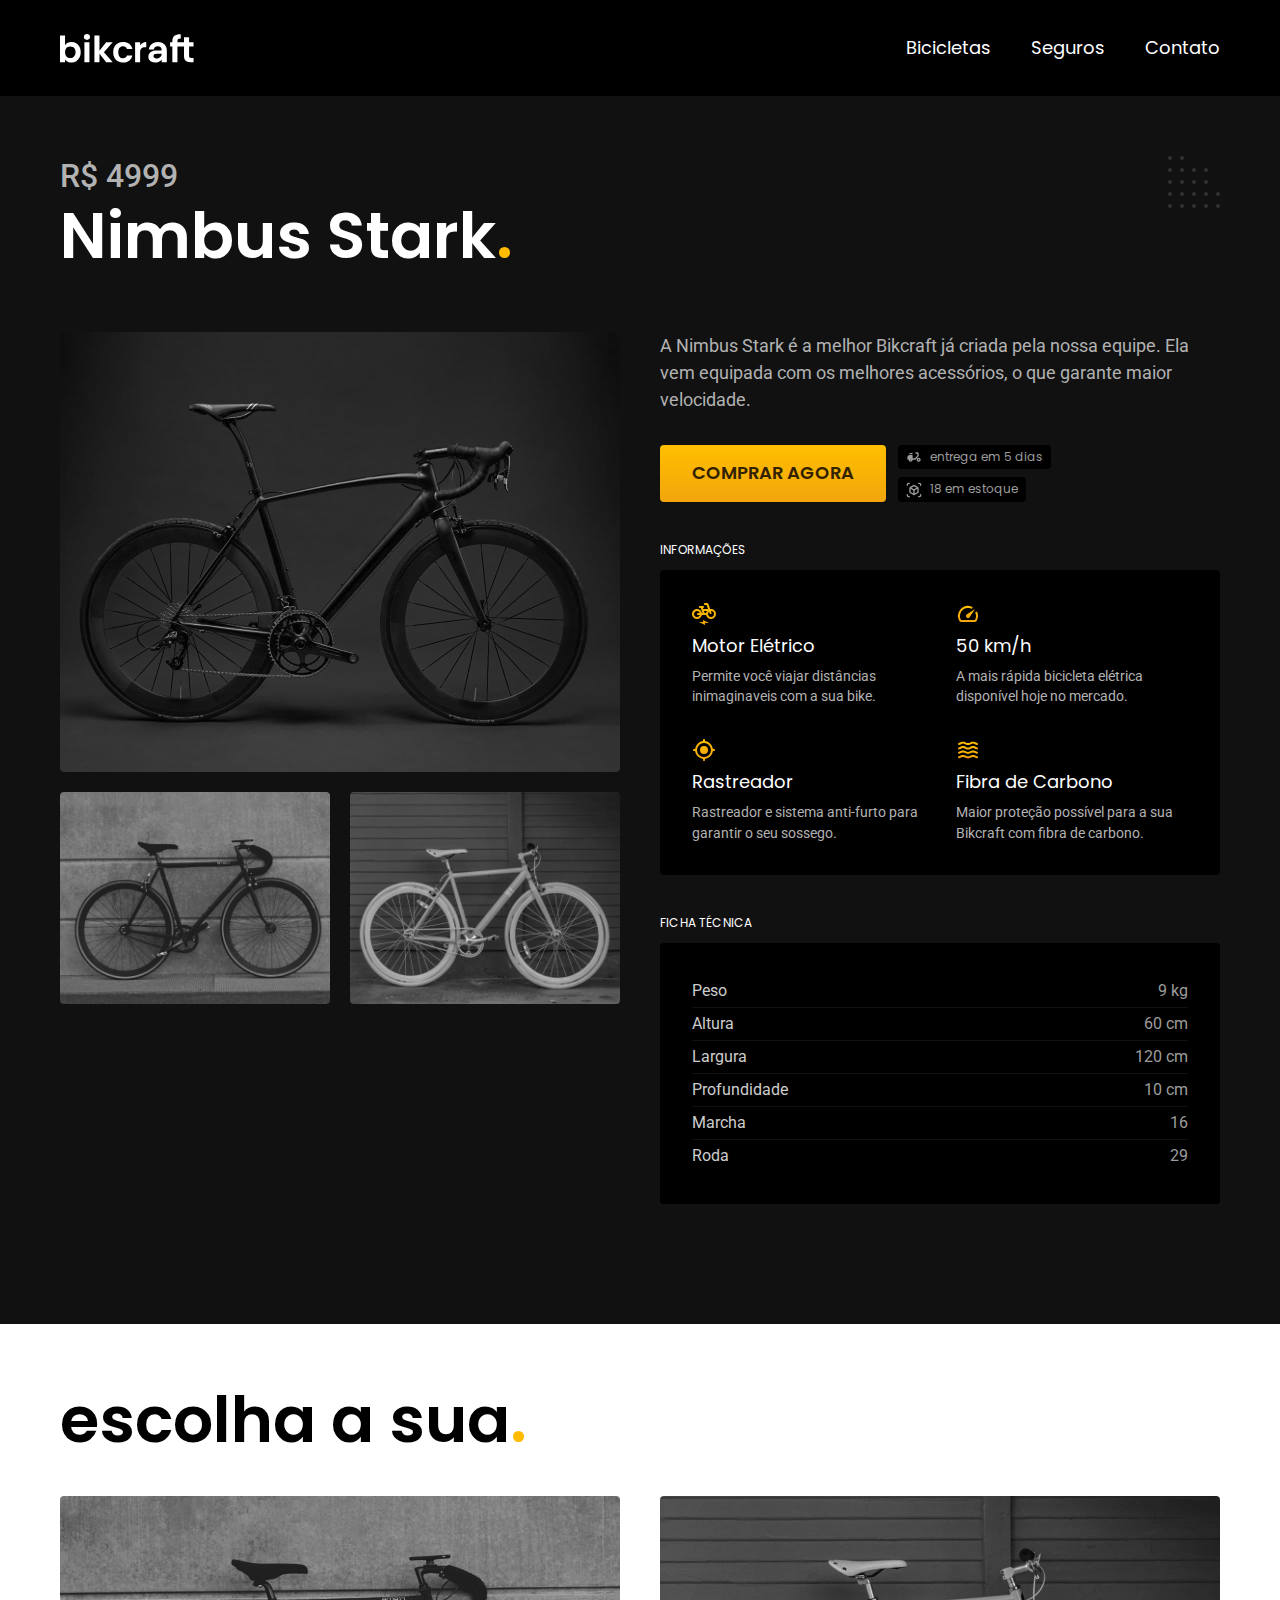
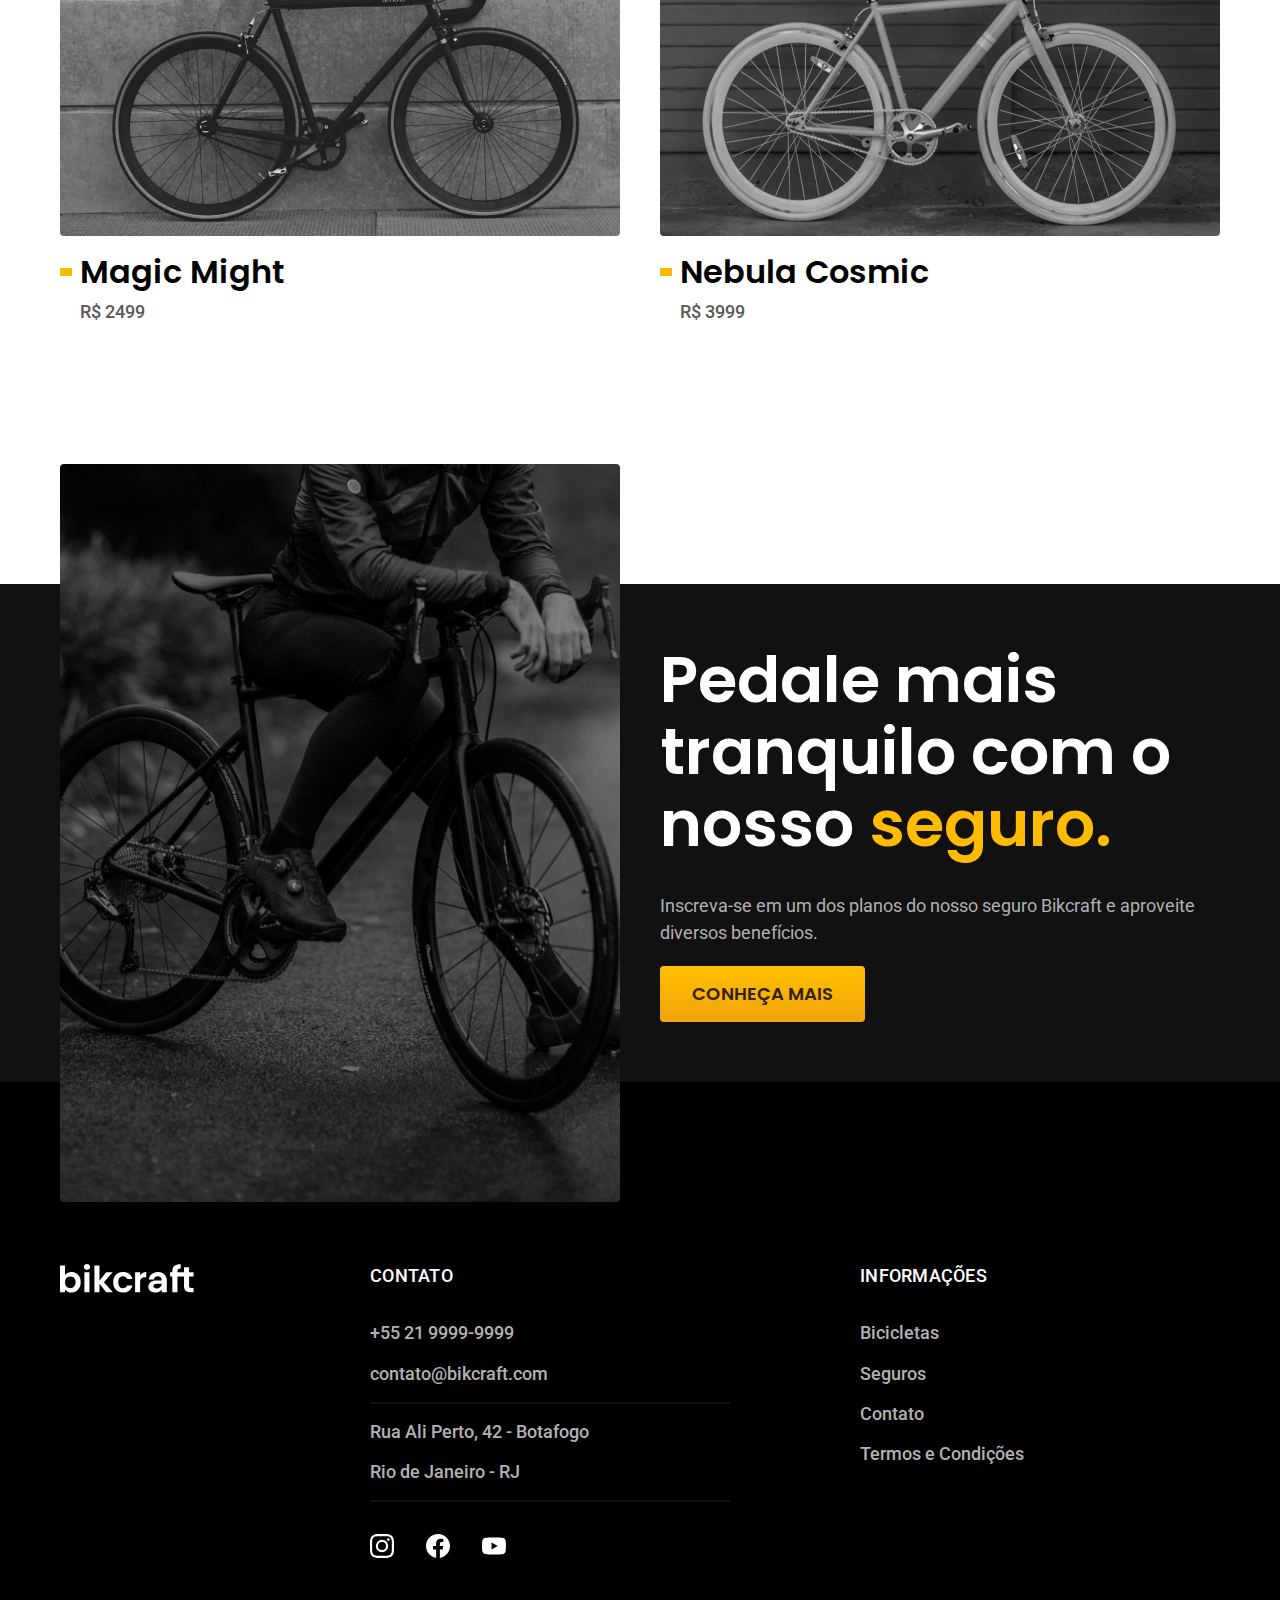
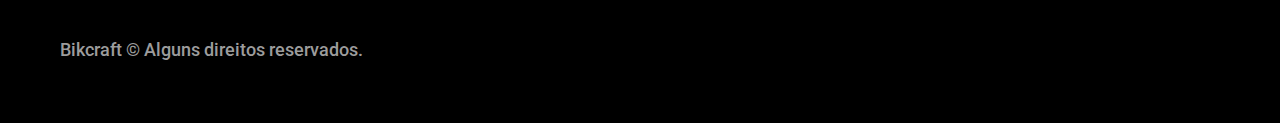
<file: bicicletas/nimbus.html>
<!DOCTYPE html>
<html lang="pt-br">

<head>
  <meta charset="UTF-8">
  <meta name="viewport" content="width=device-width, initial-scale=1.0">
  <meta name="description" content="Termos e Condições.">
  <link rel="stylesheet" href="../css/style.min.css">
  <link rel="icon" href="../favicon.svg" type="image/svg+xml">
  <link rel="preconnect" href="https://fonts.googleapis.com">
  <link rel="preconnect" href="https://fonts.gstatic.com" crossorigin>
  <link href="https://fonts.googleapis.com/css2?family=Poppins:wght@400;600&family=Roboto:wght@400;500&display=swap" rel="stylesheet">
  <link href="https://fonts.googleapis.com/css2?family=Merriweather:ital,wght@1,900&display=swap" rel="stylesheet">
  <title>Nimbus | Bickcraft</title>

  <script>
    document.documentElement.classList.add('js')
  </script>
</head>

<body id="bicicleta">
  <header class="header-bg">
    <div class="header container">
      <a href="../">
        <img src="../img/bikcraft.svg" width="136" height="32" alt="bikcraft">
      </a>

      <nav aria-label="primaria">
        <ul class="header-menu font-1-m cor-0">
          <li><a href="../bicicletas.html">Bicicletas</a></li>
          <li><a href="../seguros.html">Seguros</a></li>
          <li><a href="../contato.html">Contato</a></li>
        </ul>
      </nav>
    </div>
  </header>

  <main class="titulo-bg">
    <div>
      <div class="titulo container">
        <p class="font-2-xl cor-5">R$ 4999</p>
        <h1 class="font-1-xxl cor-0">Nimbus Stark<span class="cor-p1">.</span></h1>
      </div>
    </div>
    <div class="bicicleta container">
      <div class="bicicleta-imagens">
        <img src="../img/bicicleta/nimbus1.jpg" width="1120" height="880" alt="Bicicleta 1">
        <img src="../img/bicicleta/nimbus2.jpg" width="136" height="880" alt="Bicicleta 2">
        <img src="../img/bicicleta/nimbus3.jpg" width="136" height="880" alt="Bicicleta 3">
      </div>
      <div class="bicicleta-conteudo">
        <p class="font-2-l cor-5">A Nimbus Stark é a melhor Bikcraft já criada pela nossa equipe. Ela vem equipada com os melhores acessórios, o que garante maior velocidade.</p>
        <div class="bicicleta-comprar">
          <a class="botao" href="../orcamento.html?tipo=bikcraft&produto=nimbus">Comprar Agora</a>
          <span class="font-1-xs cor-6">
            <img src="../img/icones/entrega.svg" width="16" height="16" alt="">
            entrega em 5 dias
          </span>
          <span class="font-1-xs cor-6">
            <img src="../img/icones/estoque.svg" width="16" height="16" alt="">
            18 em estoque
          </span>
        </div>
        <h2 class="font-1-xs cor-0">Informações</h2>
        <ul class="bicicleta-informacoes">
          <li>
            <img src="../img/icones/eletrica.svg" width="24" height="24" alt="">
            <h3 class="font-1-m cor-0">Motor Elétrico</h3>
            <p class="font-2-xs cor-5">Permite você viajar distâncias inimaginaveis com a sua bike.</p>
          </li>
          <li>
            <img src="../img/icones/velocidade.svg" width="24" height="24" alt="">
            <h3 class="font-1-m cor-0">50 km/h</h3>
            <p class="font-2-xs cor-5">A mais rápida bicicleta elétrica disponível hoje no mercado.</p>
          </li>
          <li>
            <img src="../img/icones/rastreador.svg" width="24" height="24" alt="">
            <h3 class="font-1-m cor-0">Rastreador</h3>
            <p class="font-2-xs cor-5">Rastreador e sistema anti-furto para garantir o seu sossego.</p>
          </li>
          <li>
            <img src="../img/icones/carbono.svg" width="24" height="24" alt="">
            <h3 class="font-1-m cor-0">Fibra de Carbono</h3>
            <p class="font-2-xs cor-5">Maior proteção possível para a sua Bikcraft com fibra de carbono.</p>
          </li>
        </ul>
        <h2 class="font-1-xs cor-0">ficha técnica</h2>
        <ul class="bicicleta-ficha font-2-s cor-4">
          <li>Peso<span>9 kg</span></li>
          <li>Altura<span>60 cm</span></li>
          <li>Largura<span>120 cm</span></li>
          <li>Profundidade<span>10 cm</span></li>
          <li>Marcha<span>16</span></li>
          <li>Roda<span>29</span></li>
        </ul>
      </div>
    </div>
  </main>

  <article class="bicicletas-lista container">
    <h2 class="font-1-xxl ">escolha a sua<span class="cor-p1">.</span></h2>

    <ul>
      <li>
        <a href="./magic.html">
          <img src="../img/bicicletas/magic.jpg" width="1120" height="680" alt="Bicicleta cinza">
          <h3 class="font-1-xl">Magic Might</h3>
          <span class="font-2-m cor-8">R$ 2499</span>
        </a>
      </li>
      <li>
        <a href="./nebula.html">
          <img src="../img/bicicletas/nebula.jpg" width="1120" height="680" alt="Bicicleta branca">
          <h3 class="font-1-xl">Nebula Cosmic</h3>
          <span class="font-2-m cor-8">R$ 3999</span>
        </a>
      </li>
    </ul>
  </article>

  
  <article class="seguro-bg">
    <div class="seguro container">
      <div class="seguro-imagem">
        <img src="../img/fotos/seguros.jpg" width="1360" height="1512" alt="">
      </div>

      <div class="seguro-conteudo">
        <h2 class="font-1-xxl cor-0">Pedale mais tranquilo com o nosso <span class="cor-p1">seguro.</span></h2>
        <p class="font-2-l cor-5">Inscreva-se em um dos planos do nosso seguro Bikcraft e aproveite diversos benefícios.</p>
        <a class="botao" href="../seguros.html">Conheça mais</a>
      </div>
    </div>
  </article>

  <footer class="footer-bg">
    <div class="footer container">
      <img src="../img/bikcraft.svg" width="136" height="32" alt="Bikcraft">
      <div class="footer-contato">
        <h3 class="font-2-l-b cor-0">Contato</h3>
        <ul class="font-2-m cor-5">
          <li><a href="tel:+552199999999">+55 21 9999-9999</a></li>
          <li><a href="mailto:contato@bikcraft.com">contato@bikcraft.com</a></li>
          <li>Rua Ali Perto, 42 - Botafogo</li>
          <li>Rio de Janeiro - RJ</li>
        </ul>
        <div class="footer-redes">
          <a href="../"><img src="../img/redes/instagram.svg" width="24" height="24" alt="instagram"></a>
          <a href="../"><img src="../img/redes/facebook.svg" width="24" height="24" alt="facebook"></a>
          <a href="../"><img src="../img/redes/youtube.svg" width="24" height="24" alt="youtube"></a>

        </div>
      </div>

      <div class="footer-informacoes">
        <h3 class="font-2-l-b cor-0">Informações</h3>
        <nav>
          <ul class="font-2-m cor-5">
            <li><a href="../bicicletas.html">Bicicletas</a></li>
            <li><a href="../seguros.html">Seguros</a></li>
            <li><a href="../contato.html">Contato</a></li>
            <li><a href="../termos.html">Termos e Condições</a></li>
          </ul>
        </nav>

      </div>
      <p class="footer-copy font-2-m cor-6">Bikcraft © Alguns direitos reservados.</p>
    </div>
  </footer>
  <script src="../js/script.js"></script>
</body>

</html>
</file>
<file: css/style.min.css>
.js .fadeInDown{transform:translate3d(0,-20px,0)}.js [data-anime]{opacity:0}.js .anime{opacity:1;transform:none;transition:transform .8s,opacity .8s}.bicicleta{display:grid;grid-template-columns:1fr 1fr;align-items:start;gap:40px;padding-top:60px;padding-bottom:60px}#bicicleta .titulo p{text-transform:uppercase}.bicicleta-imagens{display:flex;flex-wrap:wrap;gap:20px}.bicicleta-imagens img{flex:1;min-width:200px}.bicicleta-imagens img:first-child{min-width:100%}.bicicleta-conteudo>p{margin-bottom:32px}.bicicleta-comprar{display:grid;grid-template-columns:max-content auto;align-items:center;justify-items:start;gap:8px 12px;margin-bottom:40px}.bicicleta-comprar a{grid-row:span 2}.bicicleta-comprar span{display:flex;align-items:center;background-color:var(--cor-12);gap:8px;padding:4px 8px;border-radius:4px}.bicicleta-conteudo h2{text-transform:uppercase;letter-spacing:.015em;margin-bottom:12px}.bicicleta-ficha,.bicicleta-informacoes{padding:32px;background:var(--cor-12);border-radius:4px}.bicicleta-informacoes{margin-bottom:40px;display:grid;grid-template-columns:1fr 1fr;gap:32px}.bicicleta-informacoes img{width:24px;margin-bottom:8px}.bicicleta-informacoes h3{margin-bottom:8px}.bicicleta-ficha li{padding:4px 0;display:flex;justify-content:space-between}.bicicleta-ficha li+li{border-top:1px solid var(--cor-11)}.bicicleta-ficha span{color:var(--cor-6)}@media (max-width:800px){.bicicleta{grid-template-columns:1fr;padding-top:40px;padding-bottom:40px}.bicicleta-imagens{grid-row:2}}@media (max-width:400px){.bicicleta-informacoes{grid-template-columns:1fr}.bicicleta-comprar{grid-template-columns:1fr}}.bicicletas-lista{padding-top:60px;padding-bottom:120px}.bicicletas-lista h2{margin-bottom:40px}.bicicletas-lista ul{display:flex;gap:40px;padding:0 20px 20px 20px;max-width:1400px;margin-left:auto;margin-right:auto;overflow-x:auto}#bicicleta .bicicletas-lista ul{padding:0 0 20px 0}.bicicletas-lista li{flex:1;min-width:280px}.bicicletas-lista a{display:block}.bicicletas-lista img{margin-bottom:16px}.bicicletas-lista h3{margin-bottom:8px;display:flex;align-items:center}.bicicletas-lista h3::before{content:"";display:inline-block;height:8px;width:12px;margin-right:8px;background-color:var(--cor-p1);transition:.2s}.bicicletas-lista a:hover h3::before{width:24px}.bicicletas-lista li span{padding-left:20px}@media (max-width:800px){.bicicletas-lista{padding-bottom:60px}.bicicletas-lista ul{gap:20px}}.bicicletas-bg{background:linear-gradient(to right,var(--cor-0) 30%,var(--cor-11) 0)}.bicicletas{display:grid;grid-template-columns:1fr 1fr;gap:40px;padding-top:60px;padding-bottom:60px;background:url("../img/dec/top-right.svg") no-repeat top 40px right 20px}.bicicletas-imagem{display:grid}.bicicletas-imagem img{grid-area:1/1}.bicicletas-imagem span{grid-area:1/1;place-self:start end;margin-top:20px;background:var(--cor-12);display:inline-block;padding:8px 16px 8px 8px;border-radius:4px 0 0 4px}.bicicletas-conteudo{display:grid;grid-template-columns:1fr auto;align-content:start}.bicicletas h2,.bicicletas p{grid-column:1/-1}.bicicletas h2{margin-bottom:20px}.bicicletas h2::before{content:"";display:block;width:12px;height:8px;background-color:var(--cor-p1);margin-bottom:8px}.bicicletas p{margin-bottom:32px}.bicicletas a{place-self:end}.bicicletas li{display:flex;align-items:center}.bicicletas ul{display:grid;gap:16px}.bicicletas-conteudo img{width:24px;margin-right:8px}@media (max-width:800px){.bicicletas-bg{background:var(--cor-11)}.bicicletas{grid-template-columns:1fr;gap:20px;padding-top:40px;padding-bottom:40px}}@media (max-width:600px){.bicicletas-conteudo{grid-template-columns:1fr}.bicicletas ul{font-size:1rem;grid-template-columns:1fr 1fr;margin-bottom:32px}.bicicletas a{place-self:start}}#contato{background:linear-gradient(var(--cor-11) 600px,var(--cor-1) 0)}.contato{display:grid;grid-template-columns:5fr 7fr}.contato-dados{border-radius:5px 0 0 5px;background:var(--cor-12) url("../img/dec/bottom-left.svg") no-repeat bottom 20px left 20px}.contato-formulario{border-radius:0 5px 5px 0;background:var(--cor-0) url("../img/dec/bottom-right.svg") no-repeat bottom 20px right 20px}.contato-dados h2{margin-bottom:60px}.contato-endereco{margin-bottom:32px;background:url(../img/icones/local.svg) no-repeat 0 2px}.contato-endereco p{display:block;max-width:max-content;margin-bottom:8px;padding-left:28px}.contato-endereco p{margin-bottom:8px}.contato-dados,.contato-formulario{padding:60px;box-shadow:0 1px 2px rgb(0 0 0 / 10%)}.contato-redes{display:flex;flex-wrap:wrap;gap:32px;padding-left:28px}.contato-meios a{display:block;max-width:max-content;margin-bottom:8px;padding-left:28px}.contato-meios a:nth-child(3){background:url(../img/icones/telefone.svg) no-repeat 0 2px;margin-bottom:60px}.contato-meios a:first-child{background:url(../img/icones/email.svg) no-repeat 0 2px}@media (max-width:800px){.contato{grid-template-columns:1fr}.contato-dados,.contato-formulario{padding:20px}.contato-dados{border-radius:5px 5px 0 0;background:var(--cor-12)}.contato-formulario{border-radius:0 0 5px 5px}.contato-dados h2,.contato-meios a:nth-child(3){margin-bottom:32px}.contato-redes{margin-bottom:12px}}:root{--cor-0:#ffffff;--cor-1:#f7f7f7;--cor-2:#ededed;--cor-3:#dedede;--cor-4:#cccccc;--cor-5:#b2b2b2;--cor-6:#9c9c9c;--cor-7:#717171;--cor-8:#595959;--cor-9:#404040;--cor-10:#2e2e2e;--cor-11:#111111;--cor-12:#000000;--cor-p1:#ffbb00;--cor-p2:#e4a30b;--cor-p3:#a66f00;--cor-p4:#664400;--cor-p5:#332200}.cor-0{color:var(--cor-0)}.cor-1{color:var(--cor-1)}.cor-2{color:var(--cor-2)}.cor-3{color:var(--cor-3)}.cor-4{color:var(--cor-4)}.cor-5{color:var(--cor-5)}.cor-6{color:var(--cor-6)}.cor-7{color:var(--cor-7)}.cor-8{color:var(--cor-8)}.cor-9{color:var(--cor-9)}.cor-10{color:var(--cor-10)}.cor-11{color:var(--cor-11)}.cor-12{color:var(--cor-12)}.cor-p1{color:var(--cor-p1)}.cor-p2{color:var(--cor-p2)}.cor-p3{color:var(--cor-p3)}.cor-p4{color:var(--cor-p4)}.cor-p5{color:var(--cor-p5)}.depoimento{display:grid;grid-template-columns:1fr 1fr;background:var(--cor-p1);overflow:hidden}.depoimento-conteudo{padding:40px 40px 80px 80px;align-self:end;text-align:start;background:url("../img/dec/bottom-right-p.svg") no-repeat bottom 40px right 40px}.depoimento img{width:100%;height:100%;object-fit:cover;border-radius:0}.depoimento-conteudo blockquote{margin:0}.depoimento-conteudo p{max-width:32ch;font-family:Merriweather,serif;font-style:italic;font-weight:900;margin-bottom:32px;position:relative}.depoimento p::before{content:"“";left:-50px;top:-20px}.depoimento p::after{content:"”"}.depoimento p::after,.depoimento p::before{font-size:5rem;color:var(--cor-p2);position:absolute}@media (min-width:1200px){.depoimento img{max-height:520px}}@media (max-width:800px){.depoimento{grid-template-columns:1fr;text-align:center}.depoimento img{max-height:200px}.depoimento-conteudo{padding:40px 20px;margin:auto}}.footer-bg{background:var(--cor-12)}.footer{display:grid;grid-template-columns:3fr 5fr 4fr;gap:40px;padding-top:60px;padding-bottom:60px}.footer h3{margin-bottom:32px}.footer-contato ul{margin-bottom:32px}.footer li{margin-bottom:16px}.footer-contato li:nth-child(2n):after{content:"";display:block;max-width:360px;height:2px;background:var(--cor-11);margin-top:16px}.footer-redes{display:flex;gap:32px}.footer a:hover{color:var(--cor-0)}.footer-informacoes{color:var(--cor-5)}.footer-copy{margin-top:40px;grid-column:1/-1}@media (max-width:800px){.footer>img{display:none}.footer{grid-template-columns:1fr 1fr}}@media (max-width:600px){.footer{grid-template-columns:1fr;gap:60px}.footer-copy{margin-top:0}}.form{display:grid;grid-template-columns:1fr 1fr;gap:20px}.form label{display:block;font:600 1rem/1.5 Poppins,sans-serif;margin-bottom:4px}.form .col-2{grid-column:span 2}.form input[type=email],.form input[type=text],.form textarea{font:400 1rem/1.5 Roboto;background:var(--cor-1);border:1px solid var(--cor-2);padding:12px;border-radius:4px;width:100%;box-sizing:border-box}.form input[type=email]:focus,.form input[type=text]:focus,.form textarea:focus{outline:0;border-color:var(--cor-p1);background:var(--cor-0);box-shadow:0 0 0 2px #fea}@media (max-width:600px){.form{grid-template-columns:1fr}.form .col-2{grid-column:1}}body{margin:0;font-family:Arial,Helvetica,sans-serif}dd,h1,h2,h3,h4,p,ul{margin:0}a{text-decoration:none;color:inherit}img{max-width:100%;height:auto;display:block}img[src$=".jpg"]{border-radius:4px}ul{margin:0;padding:0;list-style:none}.header a{text-decoration:none}.header-bg{background:var(--cor-12)}.header{display:flex;flex-wrap:wrap;gap:20px;justify-content:space-between;align-items:center;padding-top:20px;padding-bottom:20px}.header-menu{display:flex;flex-wrap:wrap;gap:40px}.header-menu a{display:inline-block;padding:16px 0;position:relative}.header-menu a::after{content:"";display:block;height:2px;width:0;background:var(--cor-0);margin-top:4px;transition:.3s;position:absolute}.header-menu a.ativo::after,.header-menu a:hover::after{width:100%}@media (max-width:800px){.header-menu{gap:20px}.header-menu a{background:var(--cor-11);padding:12px 16px;border-radius:4px}.header-menu a:hover{background:var(--cor-10)}.header-menu a:hover::after{width:0%}}@media (max-width:600px){.header-menu{gap:12px}.header-menu a{padding:8px 12px;font-size:14px}}.introducao-bg{background:var(--cor-12) url("../img/dec/bottom-left.svg") no-repeat bottom 160px left 20px;box-shadow:inset 0 -120px var(--cor-0)}.introducao{display:grid;grid-template-columns:1fr 1fr;gap:0 40px}.introducao-conteudo{align-self:end;padding-bottom:200px}.introducao-imagem{margin-bottom:-120px}.introducao img{width:100%;height:100%;object-fit:cover}.introducao h1{margin-bottom:32px;font-size:64px;line-height:1.125;font-family:Poppins;font-weight:600}.introducao p{margin-bottom:20px;font-size:24px;line-height:1.5;font-family:Roboto;font-weight:400px}@media (max-width:1200px){.introducao h1{font-size:48px}.introducao p{font-size:18px}}@media (max-width:800px){.introducao-bg{background:var(--cor-11);padding-top:40px;box-shadow:inset 0 -60px var(--cor-0)}.introducao{grid-template-columns:1fr;gap:32px}.introducao-conteudo{padding-bottom:0}.introducao h1{margin-bottom:16px}.introducao img{height:300px;width:100%}}@media (max-width:800px){.font-1-xxl{font-size:2rem}.font-1-xl,.font-2-xl{font-size:1.5rem}}.lojas{display:grid;grid-template-columns:1fr 1fr;gap:0 40px;padding-top:120px;padding-bottom:120px}.lojas-item{border-radius:4px;background:var(--cor-0);box-shadow:0 1px 2px rgba(0,0,0,.1)}.lojas h2{grid-column:1/-1;margin-bottom:60px}.lojas-conteudo{display:grid;grid-template-columns:1fr 1fr;gap:32px 16px;padding:32px}.lojas-conteudo h3,.lojas-tempo{grid-column:1/-1}.lojas img{border-radius:4px 4px 0 0}.lojas-dados{display:grid;gap:8px;border-left:2px solid var(--cor-2);padding-left:12px}.lojas-tempo{display:flex;align-items:center;gap:8px}@media (max-width:800px){.lojas{gap:20px;padding-top:60px;padding-bottom:60px}.lojas h2{margin-bottom:32px}.lojas-conteudo{grid-template-columns:1fr}}@media (max-width:800px){.lojas{grid-template-columns:1fr}}#orcamento{background:linear-gradient(var(--cor-11) 600px,var(--cor-1) 0)}.orcamento{display:grid;grid-template-columns:5fr 7fr;padding-bottom:120px}.orcamento h2{text-transform:uppercase;position:relative;display:flex;align-items:center}.orcamento h2::before{content:"";display:inline-block;width:4px;height:8px;background-color:var(--cor-p1);position:absolute;left:-12px}.orcamento-dados,.orcamento-produto{padding:60px;box-shadow:0 1px 2px rgba(0,0,0,.1)}.orcamento-produto{border-radius:5px 0 0 5px;background:var(--cor-12) url("../img/dec/bottom-left.svg") no-repeat bottom 20px left 20px;display:grid;grid-template-columns:1fr 1fr;gap:20px;align-content:start}.orcamento-produto>*{grid-column:1/-1}.orcamento-produto>label{grid-column:initial}.orcamento-produto label{font:400 1rem/1.5 Poppins,sans-serif;color:var(--cor-4);background-color:var(--cor-10);padding:12px 16px;border-radius:4px;cursor:pointer;display:grid;grid-template-columns:auto 1fr auto;align-items:center;border:1px solid var(--cor-10)}.orcamento-produto input:checked+label{background:var(--cor-0);color:var(--cor-11)}.orcamento-produto label::before{content:"";display:inline-block;box-sizing:border-box;width:12px;height:12px;border:1px solid var(--cor-6);border-radius:50%;margin-right:8px}.orcamento-produto input:checked+label::before{border-color:var(--cor-7);box-shadow:inset 0 0 0 3px var(--cor-0),inset 0 0 0 6px var(--cor-7)}.orcamento-produto label:hover{background-color:var(--cor-9);border-color:var(--cor-9)}.orcamento-produto input:focus+label{box-shadow:0 0 0 2px var(--cor-p1);border-color:var(--cor-12)}.orcamento-produto label span{display:none}.orcamento-produto input:checked+label span{display:inline-block}.orcamento-produto input{opacity:0;position:absolute;pointer-events:none}.orcamento-dados{border-radius:0 5px 5px 0;background:var(--cor-0) url("../img/dec/bottom-right.svg") no-repeat bottom 20px right 20px}.orcamento-conteudo{display:none}.orcamento-conteudo h2,.orcamento-dados h2:nth-of-type(n+2){margin-top:20px}#bikcraft:checked~#orcamento-bikcraft,#seguro:checked~#orcamento-seguro{display:grid;gap:20px}.orcamento-detalhes{display:none;background:var(--cor-0);padding:20px;grid-template-columns:1fr 1fr;border-radius:4px;align-items:center}.orcamento-detalhes li{display:flex;align-items:center;margin-bottom:8px}.orcamento-detalhes li img{width:16px;margin-right:8px}.orcamento-produto input:checked+label+.orcamento-detalhes{display:grid}@media (max-width:1200px){.orcamento-dados,.orcamento-produto{padding:32px}}@media (max-width:800px){.orcamento{grid-template-columns:1fr}.orcamento-produto{border-radius:5px 5px 0 0;background:var(--cor-12)}.orcamento-dados{border-radius:0 0 5px 5px}}@media (max-width:400px){.orcamento-produto{grid-template-columns:1fr}}.parceiros{padding-top:60px;padding-bottom:120px}.parceiros h2{margin-bottom:60px}.parceiros ul{padding:0 20px;max-width:1400px;display:grid;grid-template-columns:repeat(4,1fr);margin:0 auto}.parceiros li{display:flex;padding:32px;border-left:2px solid var(--cor-2)}.parceiros li img{margin:auto}.parceiros li:first-child,.parceiros li:nth-child(5){border-left:none}.parceiros li:nth-child(n+5){border-top:2px solid var(--cor-2)}@media (max-width:800px){.parceiros{padding-bottom:60px}.parceiros h2{margin-bottom:20px}.parceiros li{display:flex;padding:20px}.parceiros ul{grid-template-columns:repeat(2,1fr)}.parceiros li:nth-child(n+3){border-top:2px solid var(--cor-2)}.parceiros li:nth-child(odd){border-left:none}}.perguntas{padding-top:120px;padding-bottom:120px}.perguntas h2{margin-bottom:60px}.perguntas dl>div{padding:20px;border-radius:4px}.perguntas dl>div:nth-child(odd){background-color:var(--cor-1)}.perguntas button{display:grid;grid-template-columns:auto 1fr auto;align-items:center;gap:8px;cursor:pointer;border:none;background:0 0;width:100%;text-align:left}.perguntas button::before{content:"";display:inline-block;width:12px;height:8px;background-color:var(--cor-p1)}.perguntas button::after{content:"";display:inline-block;width:14px;height:6px;background:url("../img/icones/seta-abrir.svg");transition:.3s}.perguntas button:hover::after,.perguntas button[aria-expanded=true]::after{transform:rotate(180deg)}.perguntas dd{display:none}.perguntas dd.ativa{display:block}.perguntas dd{padding-left:20px;padding-top:16px;max-width:80ch}@media (max-width:800px){.perguntas{padding-top:60px;padding-bottom:60px}.perguntas h2{margin-bottom:40px}}.seguro-bg{background:var(--cor-11);box-shadow:inset 0 120px var(--cor-0),inset 0 -120px var(--cor-12)}.seguro{display:grid;grid-template-columns:1fr 1fr;gap:40px}.seguro h2{margin-bottom:32px}.seguro p{margin-bottom:20px}.seguro-conteudo{padding-top:180px;padding-bottom:180px}.seguro-imagem img{width:100%;height:100%;object-fit:cover}@media (max-width:800px){.seguro-bg{box-shadow:inset 0 -60px var(--cor-12)}.seguro{grid-template-columns:1fr}.seguro-conteudo{grid-row:1;padding-top:40px;padding-bottom:0}}.seguros-bg{background:var(--cor-11)}.seguros{padding-top:60px;padding-bottom:60px;display:grid;grid-template-columns:1fr 1fr;gap:40px;align-items:center}#seguros .seguros{padding-top:0}.seguros h2{grid-column:1/-1}.seguros-item{background-color:var(--cor-12);padding:32px 32px 32px 60px;display:grid;grid-template-columns:1fr auto;border-radius:4px}.seguros-item a{grid-column:1/-1}.seguros-item h3{margin-bottom:40px}.seguros-item span{grid-column:2;display:block;text-align:right}.seguros-item ul{grid-column:1/-1;margin-bottom:32px}.seguros-item li{display:flex;align-items:center;position:relative}.seguros-item li+li{margin-top:20px}.seguros-item li::before{content:"";display:inline-block;width:13px;height:9px;background:url("../img/icones/lista.svg");position:absolute;left:-21px}@media (max-width:800px){.seguros{grid-template-columns:1fr}}.tecnologia-bg{background-color:var(--cor-12);box-shadow:inset 0 80px var(--cor-0),inset 0 -80px var(--cor-0)}.tecnologia{display:grid;grid-template-columns:1fr 1fr;gap:40px}.tecnologia-conteudo{padding-top:160px;padding-bottom:160px}.tecnologia-conteudo>span{display:block;margin-bottom:20px}.tecnologia-conteudo h2{margin-bottom:32px}.tecnologia a{margin-bottom:80px}.tecnologia-conteudo>p{margin-bottom:20px}.tecnologia-vantagens{display:flex;gap:40px}.tecnologia-vantagens h3{margin-bottom:8px;width:max-content}.tecnologia-vantagens img{width:24px}.link{display:inline-block;color:var(--cor-p1);font:500 1.5rem/1.5 Poppins,sans-serif}.tecnologia-imagem img{width:100%;height:100%;object-fit:cover;object-position:left}@media (max-width:800px){.tecnologia-bg{box-shadow:initial}.tecnologia{grid-template-columns:1fr}.tecnologia-conteudo{padding-top:60px;padding-bottom:60px}.tecnologia-imagem{display:none}.tecnologia a{margin-bottom:60px}}@media (max-width:600px){.tecnologia-vantagens{flex-direction:column}}.termos{padding-top:80px;padding-bottom:80px}.termos h2{font-weight:600;margin-bottom:20px}.termos p+h2{margin-top:40px}.termos p{max-width:75ch;margin-bottom:24px}.font-1-xs{font:400 0.75rem/1.35 Poppins,sans-serif}.font-2-xs{font:400 0.875rem/1.43 Roboto,sans-serif}.font-1-s{font:400 1rem/1.5 Poppins,sans-serif}.font-2-s{font:400 1rem/1.5 Roboto,sans-serif}.font-1-m,.font-1-m-b{font:400 1.125rem/1.35 Poppins,sans-serif}.font-1-m-b{font-weight:600}.font-2-m{font:500 1.125rem/1.35 Roboto,sans-serif}.font-1-l{font:400 1.5rem/1.5 Poppins,sans-serif}.font-2-l,.font-2-l-b{font:400 1.125rem/1.5 Roboto,sans-serif}.font-2-l-b{font-weight:500;letter-spacing:.015em;text-transform:uppercase}.font-1-xl{font:600 2rem/1.25 Poppins,sans-serif}.font-2-xl{font:500 2rem/1.25 Roboto,sans-serif}.font-1-xxl{font:600 4rem/1.125 Poppins,sans-serif}@media (max-width:1200px){.font-1-xxl{font-size:3rem}.font-2-l .font-2-l-b{font-size:1.125rem}}.container{box-sizing:border-box;max-width:1200px;padding-left:20px;padding-right:20px;margin-left:auto;margin-right:auto}.link{display:inline-block;color:var(--cor-p1);font:500 1.5rem/1.5 Poppins,sans-serif;text-transform:uppercase}.link::after{content:"";display:block;width:100%;height:4px;background:currentColor}.link:hover{color:var(--cor-0)}.titulo-bg{padding-top:60px;padding-bottom:60px;background:var(--cor-11)}.titulo{background:url("../img/dec/top-right.svg") no-repeat top right 20px}.titulo p{margin-bottom:4px}.botao{display:inline-block;padding:16px 32px;background:linear-gradient(#ffbf00,#f2a50c);border-radius:4px;box-shadow:0 1px 2px rgba(0,0,0,.1);text-transform:uppercase;color:var(--cor-p5);font:600 1.125rem/1.35 Poppins,sans-serif;max-width:max-content;border:none;cursor:pointer}.botao:hover{background:linear-gradient(#ffb60d,#e59317)}.botao.secundario{background:var(--cor-10);color:var(--cor-2)}.botao.secundario:hover{background:var(--cor-9)}.botao.seta{display:flex;align-items:center}.botao.seta::after{content:"";display:inline-block;width:18px;height:10px;margin-left:12px;background:url("../img/icones/seta.svg");transition:transform .2s}.botao.seta:hover:after{transform:translateX(4px)}@media (max-width:600px){.botao{padding:12px 16px;font-size:1rem}}@media (max-width:800px){.titulo{padding-top:40px;padding-bottom:40px}.titulo p{font-size:1rem;text-transform:lowercase;font-weight:400}}.vantagens-bg{background:var(--cor-12)}.vantagens{padding-top:120px;padding-bottom:120px}.vantagens h2{margin-bottom:60px}.vantagens ul{display:grid;grid-template-columns:repeat(auto-fit,minmax(280px,max-content));gap:40px 80px}.vantagens h3,.vantagens img{margin-bottom:8px}@media (max-width:800px){.vantagens{padding-top:60px;padding-bottom:60px}.vantagens h2{margin-bottom:40px}.vantagens ul{gap:20px}}
</file>
